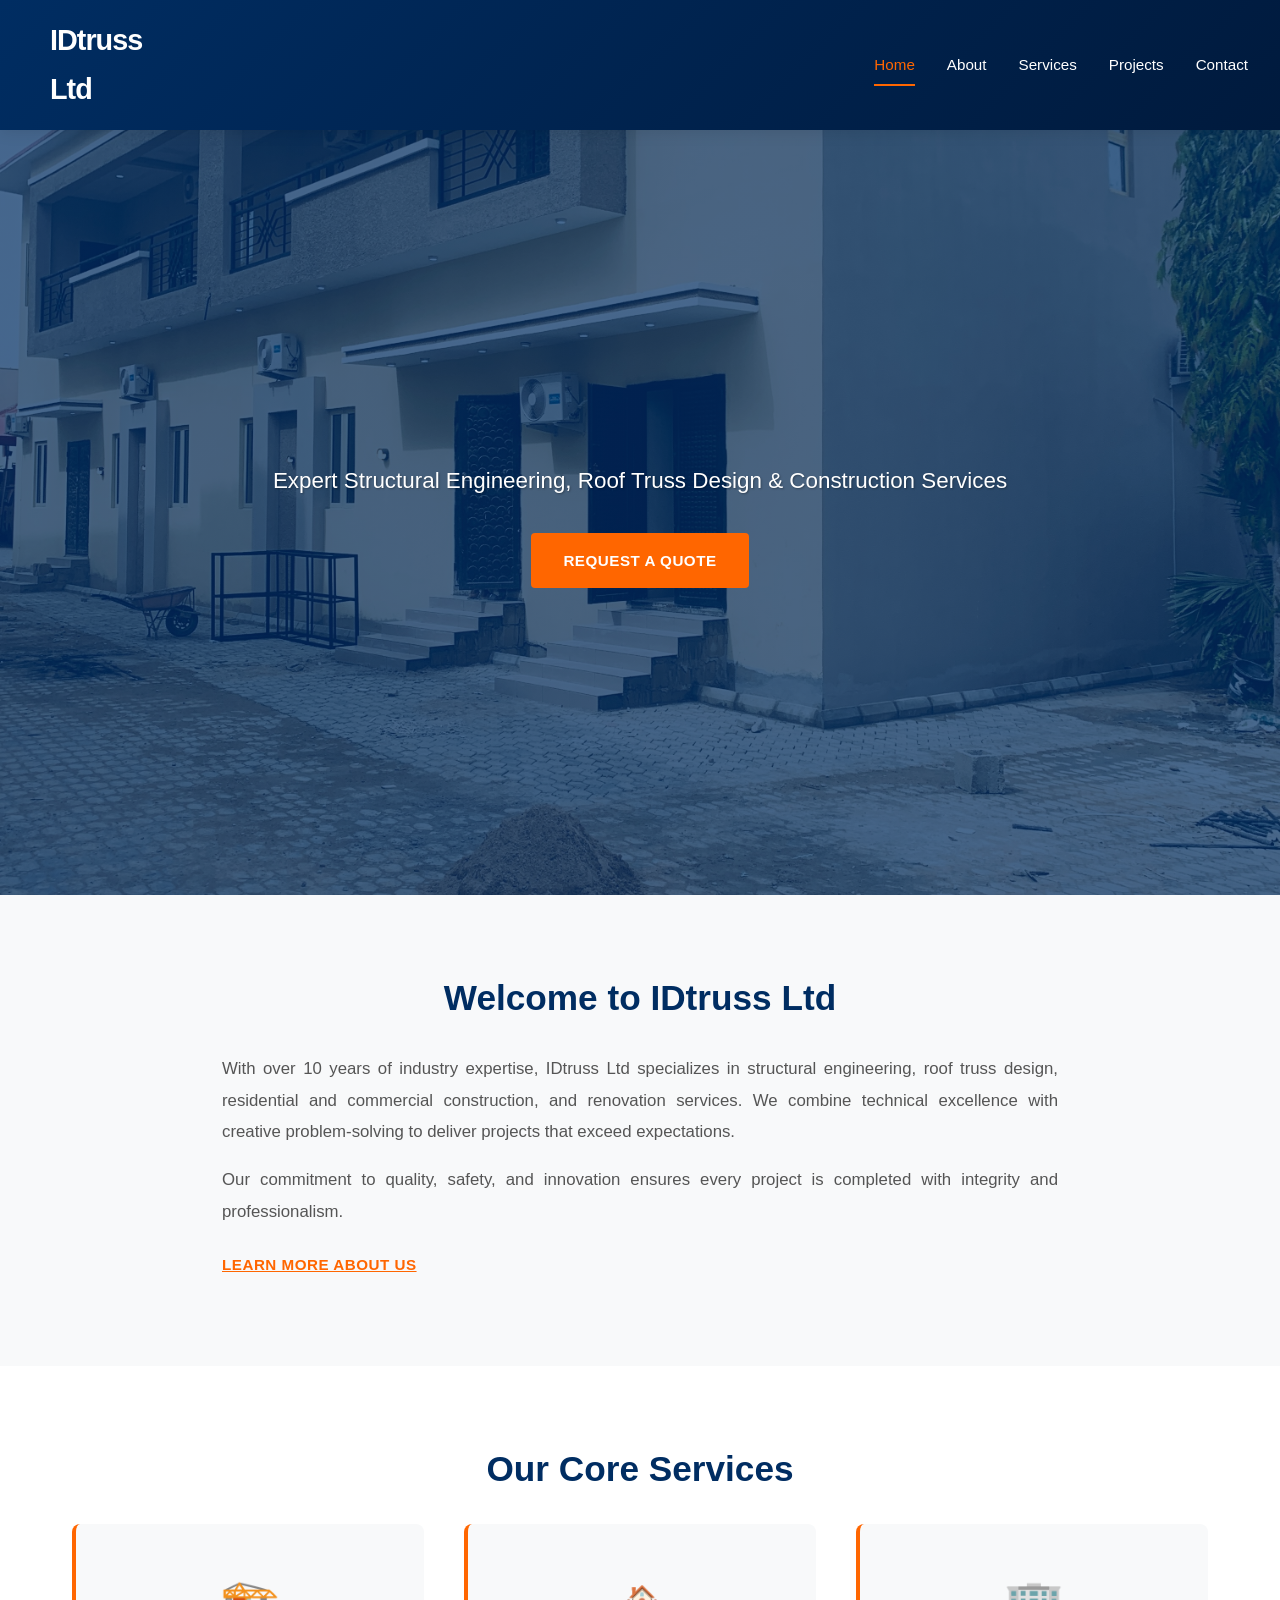
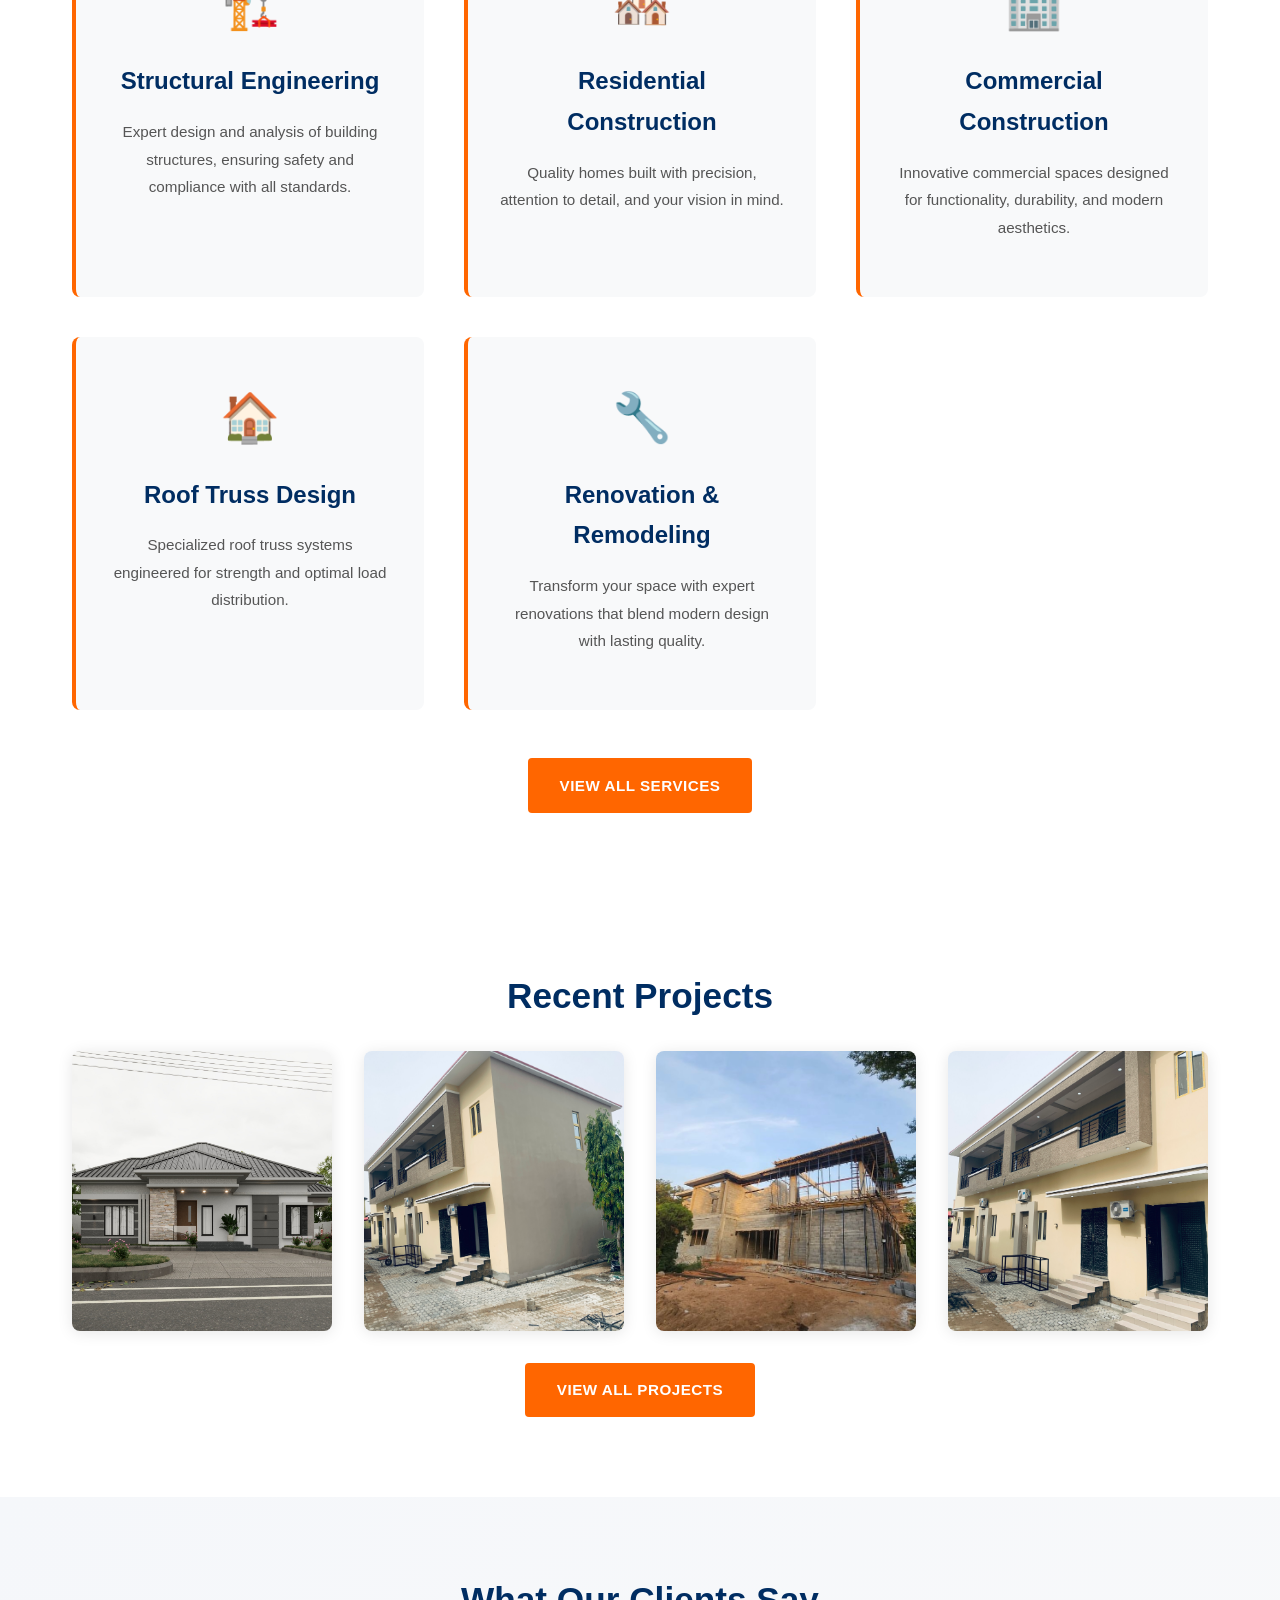
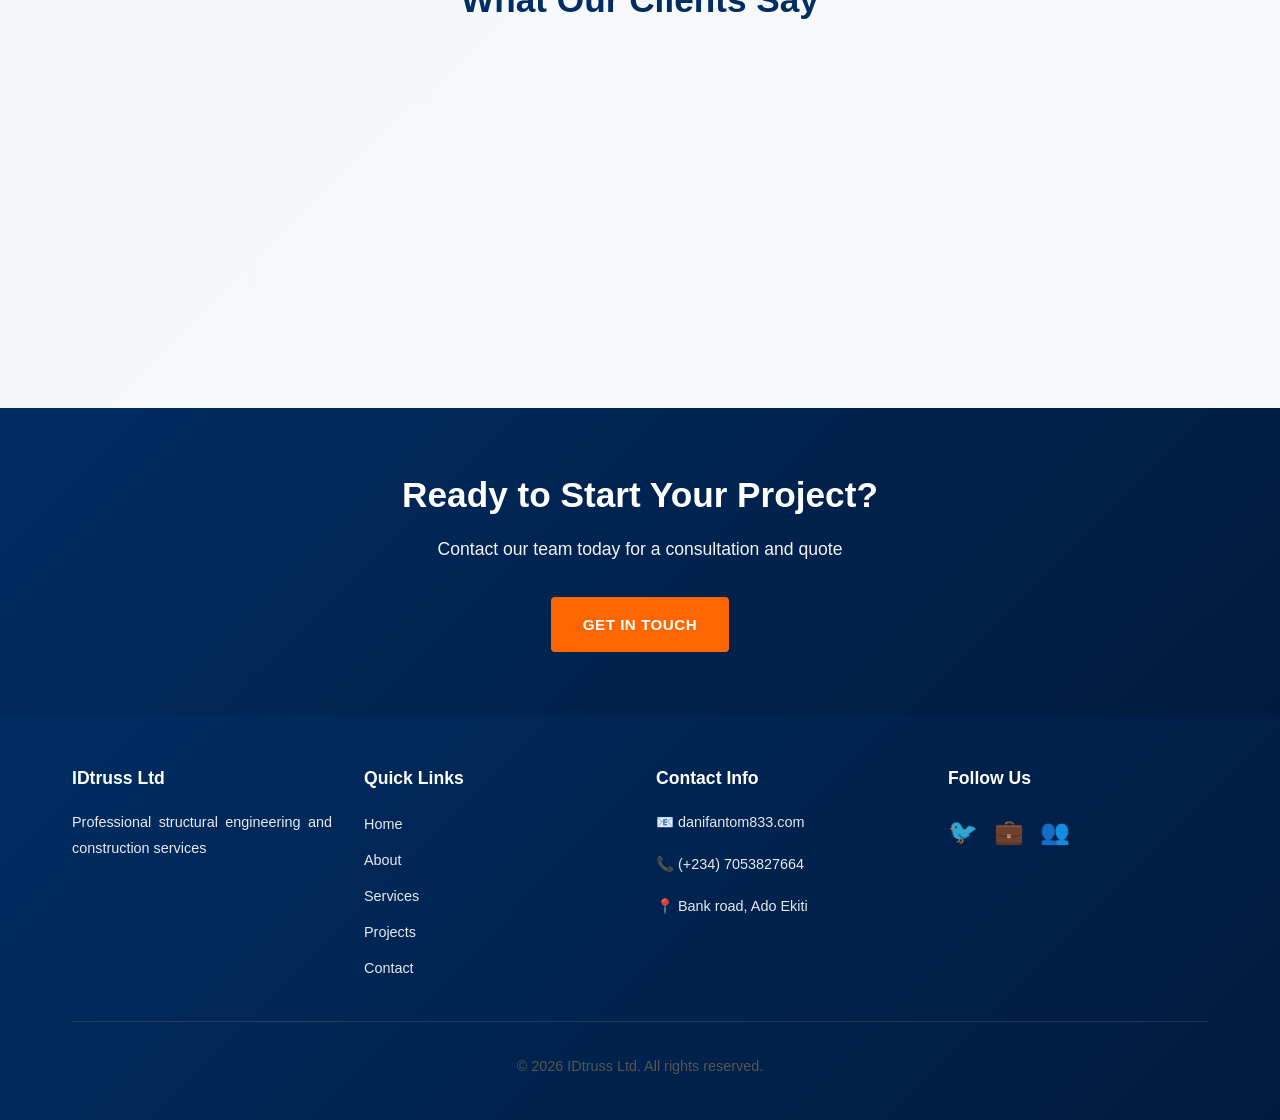
<file: index.html>
<!DOCTYPE html>
<html lang="en">
<head>
  <meta charset="UTF-8">
  <meta name="viewport" content="width=device-width, initial-scale=1.0">
  <meta name="description" content="IDtruss Ltd - Professional structural engineering, roof truss design, and construction services for residential and commercial projects.">
  <meta name="keywords" content="structural engineering, roof truss design, construction, residential, commercial, renovation">
  <meta name="author" content="IDtruss Ltd">
  <meta property="og:title" content="IDtruss Ltd - Construction & Structural Engineering">
  <meta property="og:description" content="Expert structural engineering and construction services for residential and commercial projects.">
  <meta property="og:type" content="website">
  <title>IDtruss Ltd | Structural Engineering & Construction Services</title>
  <link rel="stylesheet" href="style.css">
</head>
<body>
  <header class="navbar">
    <div class="logo">
        <span class="logo-icon"></span> IDtruss Ltd
    </div>
    <nav class="nav-links">
      <a href="index.html" class="active">Home</a>
      <a href="about.html">About</a>
      <a href="services.html">Services</a>
      <a href="projects.html">Projects</a>
      <a href="contact.html">Contact</a>
    </nav>
    <div class="nav-toggle">☰</div>
  </header>

  <section class="hero">
    <div class="hero-overlay"></div>
    <div class="hero-content">
      <h1>Building Strong Foundations for the Future</h1>
      <p>Expert Structural Engineering, Roof Truss Design & Construction Services</p>
      <a href="contact.html" class="btn btn-primary">Request a Quote</a>
    </div>
  </section>

  <section class="intro">
    <div class="container">
      <div class="intro-content">
        <h2>Welcome to IDtruss Ltd</h2>
        <p>With over 10 years of industry expertise, IDtruss Ltd specializes in structural engineering, roof truss design, residential and commercial construction, and renovation services. We combine technical excellence with creative problem-solving to deliver projects that exceed expectations.</p>
        <p>Our commitment to quality, safety, and innovation ensures every project is completed with integrity and professionalism.</p>
        <a href="about.html" class="btn btn-secondary">Learn More About Us</a>
      </div>
    </div>
  </section>

  <section class="services-preview">
    <div class="container">
      <h2>Our Core Services</h2>
      <div class="services-grid">
        <div class="service-card">
          <div class="service-icon">🏗️</div>
          <h3>Structural Engineering</h3>
          <p>Expert design and analysis of building structures, ensuring safety and compliance with all standards.</p>
        </div>
        <div class="service-card">
          <div class="service-icon">🏘️</div>
          <h3>Residential Construction</h3>
          <p>Quality homes built with precision, attention to detail, and your vision in mind.</p>
        </div>
        <div class="service-card">
          <div class="service-icon">🏢</div>
          <h3>Commercial Construction</h3>
          <p>Innovative commercial spaces designed for functionality, durability, and modern aesthetics.</p>
        </div>
        <div class="service-card">
          <div class="service-icon">🏠</div>
          <h3>Roof Truss Design</h3>
          <p>Specialized roof truss systems engineered for strength and optimal load distribution.</p>
        </div>
        <div class="service-card">
          <div class="service-icon">🔧</div>
          <h3>Renovation & Remodeling</h3>
          <p>Transform your space with expert renovations that blend modern design with lasting quality.</p>
        </div>
      </div>
      <div class="text-center">
        <a href="services.html" class="btn btn-primary">View All Services</a>
      </div>
    </div>
  </section>

  <section class="projects-preview">
    <div class="container">
      <h2>Recent Projects</h2>
      <div class="project-grid">
        <div class="project-item">
          <img src="IMG_3360.JPG" alt="Urban Residential Construction Project">
          <div class="project-overlay">
            <h4>Urban Residence</h4>
            <p>Modern residential building with sustainable design</p>
          </div>
        </div>
        <div class="project-item">
          <img src="IMG_1916.jpg" alt="Multipurpose Hall Structural Design">
          <div class="project-overlay">
            <h4>Multipurpose Hall</h4>
            <p>Large-span structural space with advanced engineering</p>
          </div>
        </div>
        <div class="project-item">
          <img src="IMG_5732.jpg" alt="Corporate Plaza Commercial Construction">
          <div class="project-overlay">
            <h4>Corporate Plaza</h4>
            <p>State-of-the-art office space for modern businesses</p>
          </div>
        </div>
        <div class="project-item">
          <img src="IMG_1917.jpg" alt="Residential Renovation Project">
          <div class="project-overlay">
            <h4>Home Renovation</h4>
            <p>Complete renovation transforming a traditional home</p>
          </div>
        </div>
      </div>
      <div class="text-center">
        <a href="projects.html" class="btn btn-primary">View All Projects</a>
      </div>
    </div>
  </section>

  <section class="testimonials">
    <div class="container">
      <h2>What Our Clients Say</h2>
      <div class="testimonials-grid">
        <div class="testimonial-card">
          <p>"IDtruss transformed our vision into reality with professionalism and care. The team exceeded our expectations on every front."</p>
          <div class="testimonial-author">
            <strong>Emily R.</strong>
            <span>Homeowner</span>
          </div>
        </div>
        <div class="testimonial-card">
          <p>"Their structural design expertise saved us significant time and money, while achieving a beautiful and functional result."</p>
          <div class="testimonial-author">
            <strong>Mike S.</strong>
            <span>Project Manager</span>
          </div>
        </div>
        <div class="testimonial-card">
          <p>"Outstanding craftsmanship and attention to detail. IDtruss Ltd delivered exactly what we envisioned and more."</p>
          <div class="testimonial-author">
            <strong>Sarah J.</strong>
            <span>Commercial Developer</span>
          </div>
        </div>
      </div>
    </div>
  </section>

  <section class="contact-cta">
    <div class="container">
      <h2>Ready to Start Your Project?</h2>
      <p>Contact our team today for a consultation and quote</p>
      <a href="contact.html" class="btn btn-primary">Get in Touch</a>
    </div>
  </section>

  <footer class="footer">
    <div class="container">
      <div class="footer-content">
        <div class="footer-section">
          <h4>IDtruss Ltd</h4>
          <p>Professional structural engineering and construction services</p>
        </div>
        <div class="footer-section">
          <h4>Quick Links</h4>
          <ul>
            <li><a href="index.html">Home</a></li>
            <li><a href="about.html">About</a></li>
            <li><a href="services.html">Services</a></li>
            <li><a href="projects.html">Projects</a></li>
            <li><a href="contact.html">Contact</a></li>
          </ul>
        </div>
        <div class="footer-section">
          <h4>Contact Info</h4>
          <p>📧 danifantom833.com</p>
          <p>📞 (+234) 7053827664</p>
          <p>📍 Bank road, Ado Ekiti</p>
        </div>
        <div class="footer-section">
          <h4>Follow Us</h4>
          <div class="social-links">
            <a href="#" title="Twitter">🐦</a>
            <a href="#" title="LinkedIn">💼</a>
            <a href="#" title="Facebook">👥</a>
          </div>
        </div>
      </div>
      <div class="footer-bottom">
        <p>&copy; 2026 IDtruss Ltd. All rights reserved.</p>
      </div>
    </div>
  </footer>

  <script src="script.js"></script>
</body>
</html>
</file>
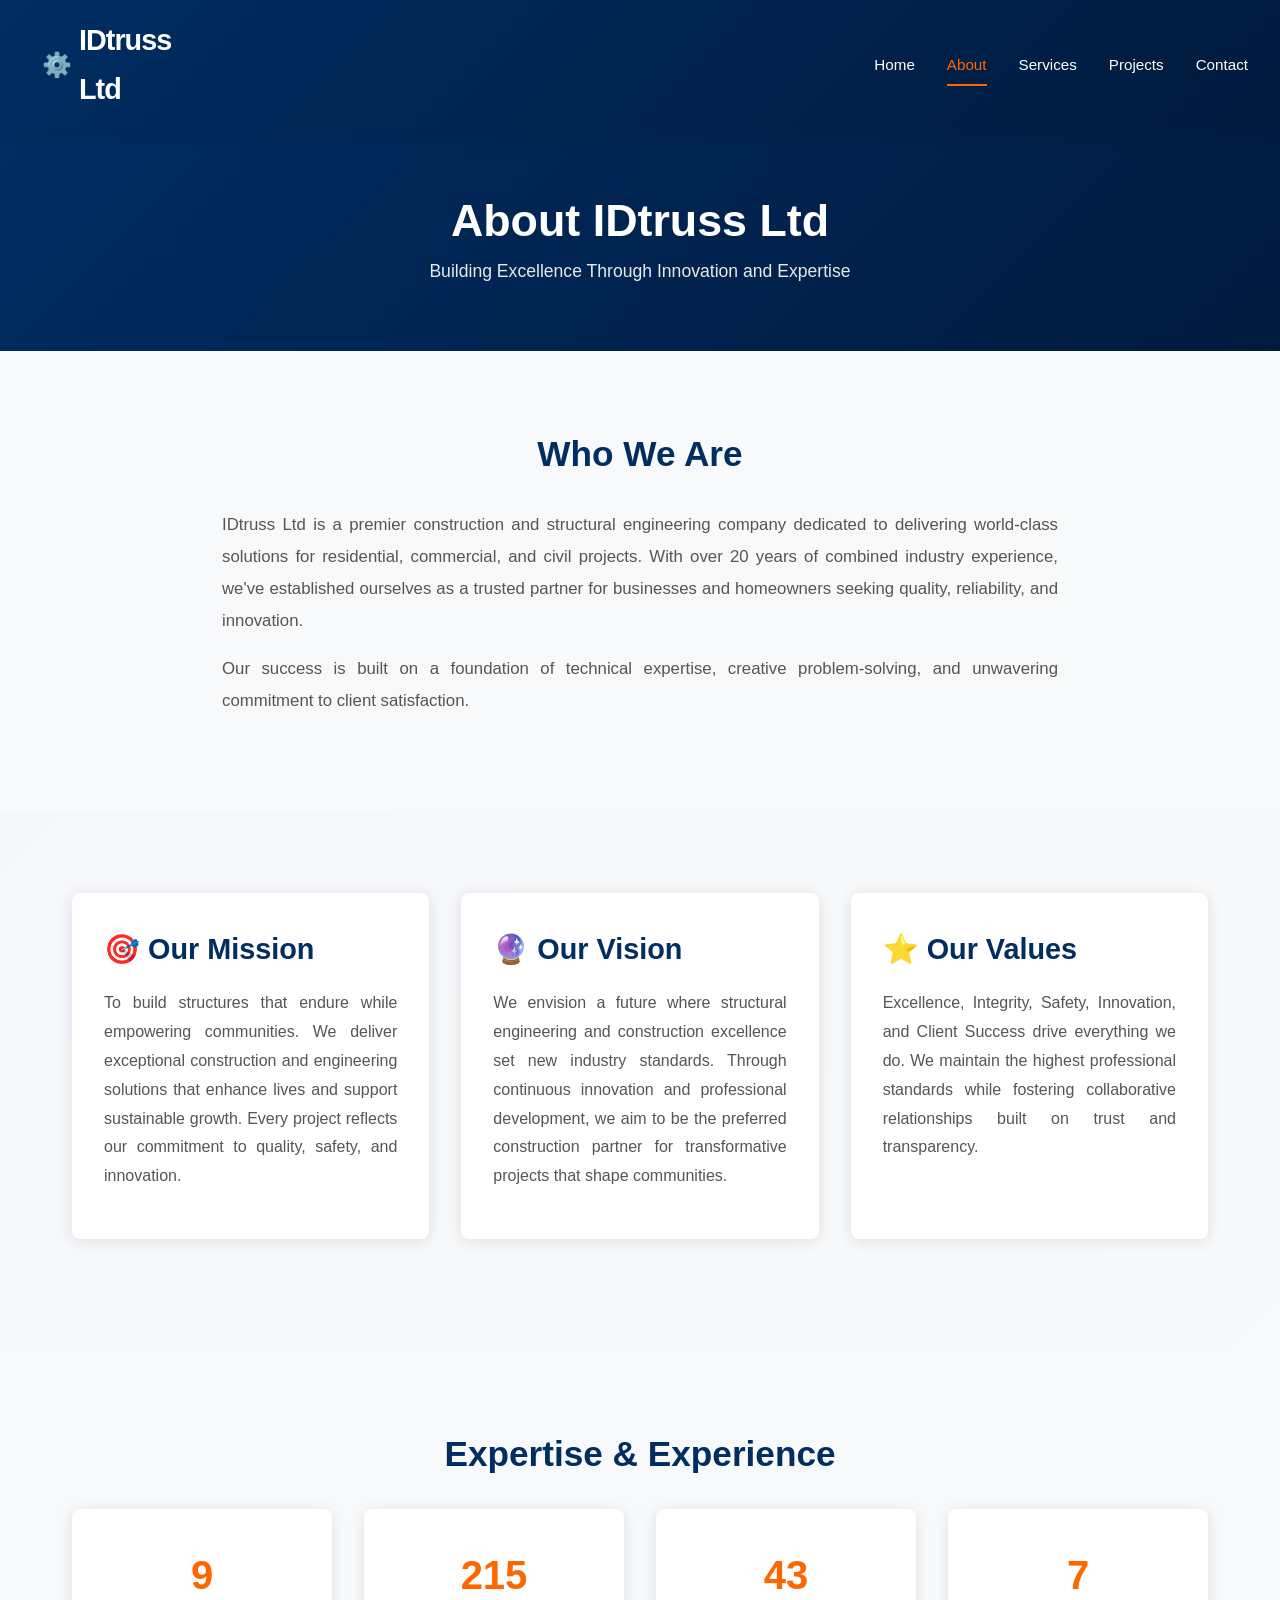
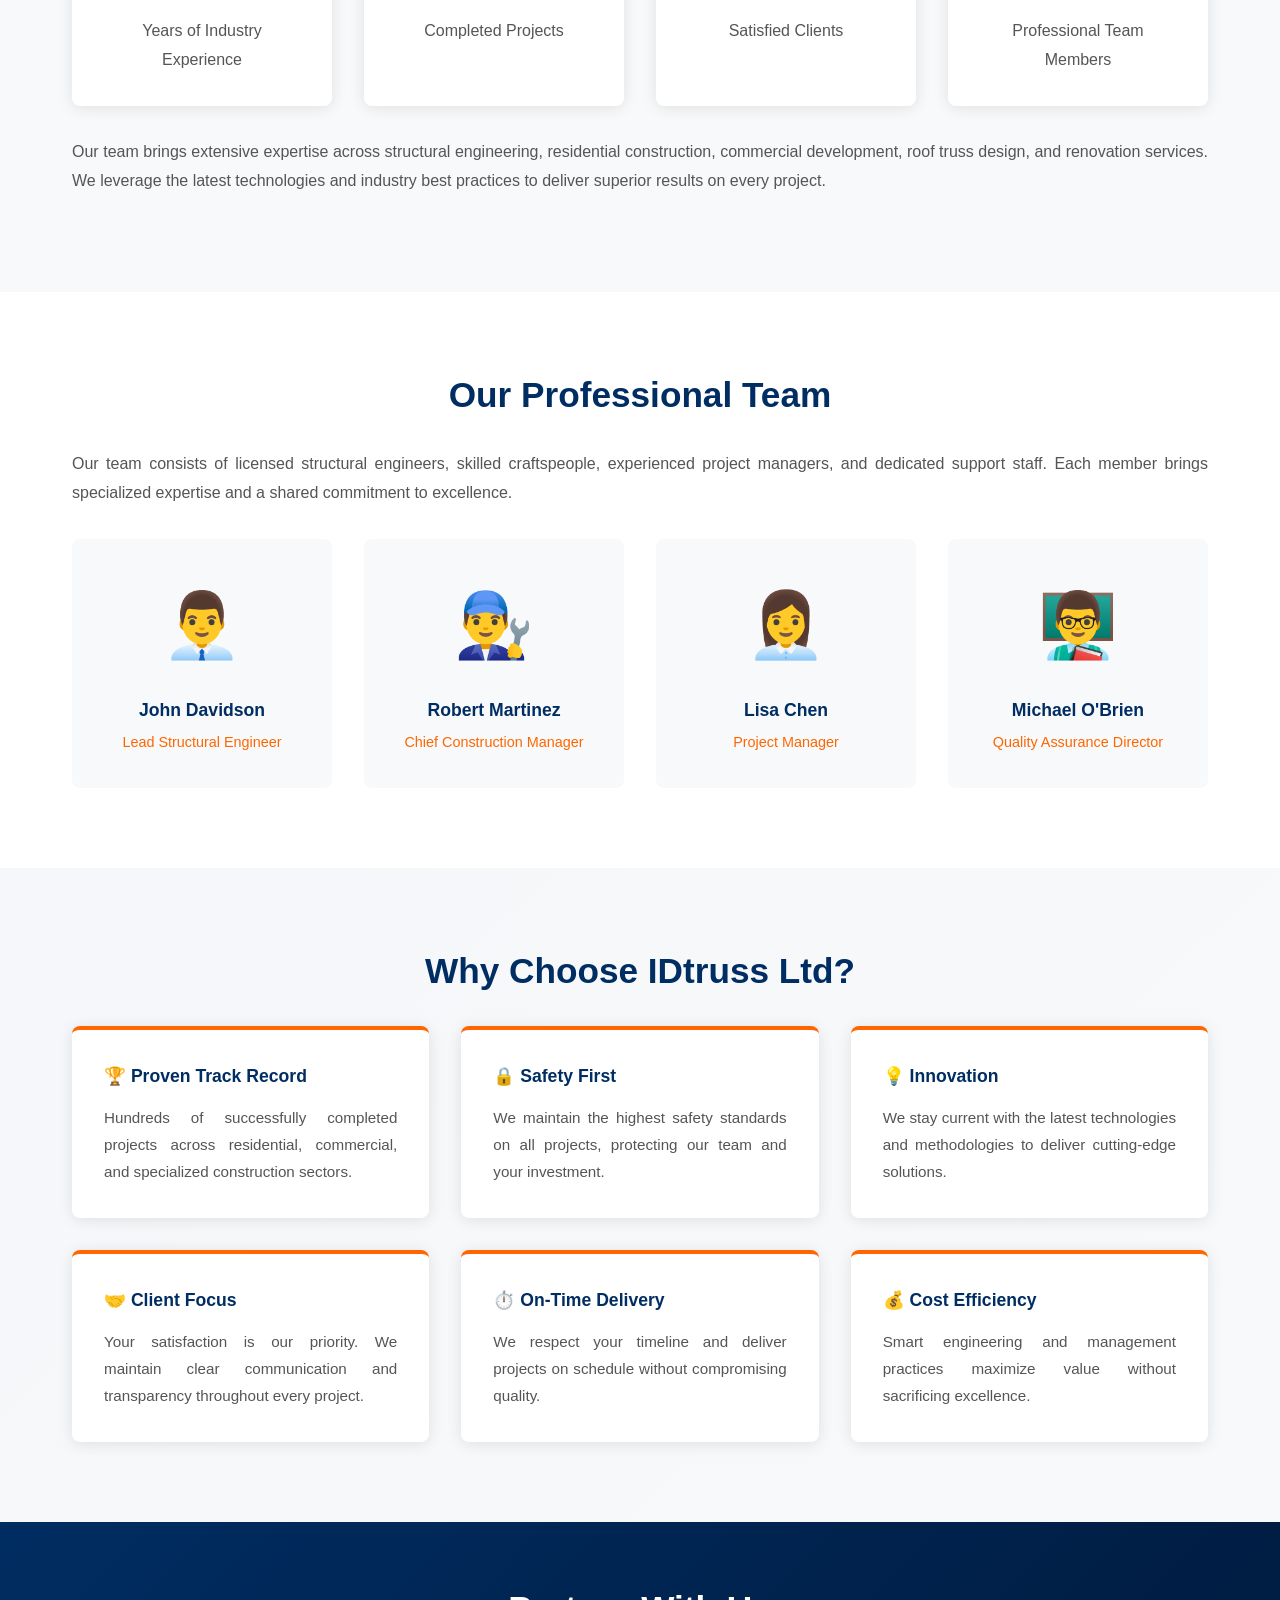
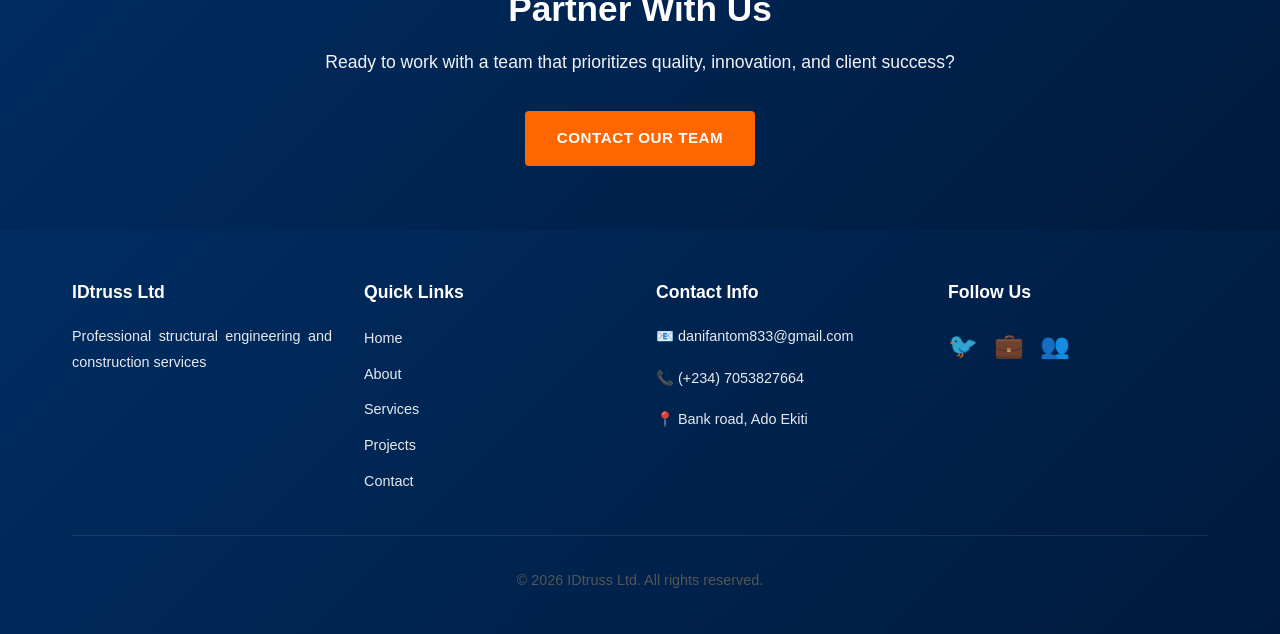
<file: about.html>
<!DOCTYPE html>
<html lang="en">
<head>
  <meta charset="UTF-8">
  <meta name="viewport" content="width=device-width, initial-scale=1.0">
  <meta name="description" content="Learn about IDtruss Ltd - a leading structural engineering and construction company with 20+ years of industry experience.">
  <meta name="keywords" content="about IDtruss, construction company, structural engineering, professional team">
  <title>About IDtruss Ltd | Structural Engineering & Construction Experience</title>
  <link rel="stylesheet" href="style.css">
</head>
<body>
  <header class="navbar">
    <div class="logo">
      <span class="logo-icon">⚙️</span> IDtruss Ltd
    </div>
    <nav class="nav-links">
      <a href="index.html">Home</a>
      <a href="about.html" class="active">About</a>
      <a href="services.html">Services</a>
      <a href="projects.html">Projects</a>
      <a href="contact.html">Contact</a>
    </nav>
    <div class="nav-toggle">☰</div>
  </header>

  <section class="page-header">
    <div class="container">
      <h1>About IDtruss Ltd</h1>
      <p>Building Excellence Through Innovation and Expertise</p>
    </div>
  </section>

  <section class="about-intro">
    <div class="container">
      <h2>Who We Are</h2>
      <p>IDtruss Ltd is a premier construction and structural engineering company dedicated to delivering world-class solutions for residential, commercial, and civil projects. With over 20 years of combined industry experience, we've established ourselves as a trusted partner for businesses and homeowners seeking quality, reliability, and innovation.</p>
      <p>Our success is built on a foundation of technical expertise, creative problem-solving, and unwavering commitment to client satisfaction.</p>
    </div>
  </section>

  <section class="mission-vision">
    <div class="container">
      <div class="mission-grid">
        <div class="mission-card">
          <h3>🎯 Our Mission</h3>
          <p>To build structures that endure while empowering communities. We deliver exceptional construction and engineering solutions that enhance lives and support sustainable growth. Every project reflects our commitment to quality, safety, and innovation.</p>
        </div>
        <div class="mission-card">
          <h3>🔮 Our Vision</h3>
          <p>We envision a future where structural engineering and construction excellence set new industry standards. Through continuous innovation and professional development, we aim to be the preferred construction partner for transformative projects that shape communities.</p>
        </div>
        <div class="mission-card">
          <h3>⭐ Our Values</h3>
          <p>Excellence, Integrity, Safety, Innovation, and Client Success drive everything we do. We maintain the highest professional standards while fostering collaborative relationships built on trust and transparency.</p>
        </div>
      </div>
    </div>
  </section>

  <section class="experience">
    <div class="container">
      <h2>Expertise & Experience</h2>
      <div class="experience-grid">
        <div class="experience-card">
          <div class="experience-number">20+</div>
          <p>Years of Industry Experience</p>
        </div>
        <div class="experience-card">
          <div class="experience-number">500+</div>
          <p>Completed Projects</p>
        </div>
        <div class="experience-card">
          <div class="experience-number">100+</div>
          <p>Satisfied Clients</p>
        </div>
        <div class="experience-card">
          <div class="experience-number">15</div>
          <p>Professional Team Members</p>
        </div>
      </div>
      <p>Our team brings extensive expertise across structural engineering, residential construction, commercial development, roof truss design, and renovation services. We leverage the latest technologies and industry best practices to deliver superior results on every project.</p>
    </div>
  </section>

  <section class="team">
    <div class="container">
      <h2>Our Professional Team</h2>
      <p>Our team consists of licensed structural engineers, skilled craftspeople, experienced project managers, and dedicated support staff. Each member brings specialized expertise and a shared commitment to excellence.</p>
      <div class="team-grid">
        <div class="team-member">
          <div class="member-avatar">👨‍💼</div>
          <h4>John Davidson</h4>
          <p>Lead Structural Engineer</p>
        </div>
        <div class="team-member">
          <div class="member-avatar">👨‍🔧</div>
          <h4>Robert Martinez</h4>
          <p>Chief Construction Manager</p>
        </div>
        <div class="team-member">
          <div class="member-avatar">👩‍💼</div>
          <h4>Lisa Chen</h4>
          <p>Project Manager</p>
        </div>
        <div class="team-member">
          <div class="member-avatar">👨‍🏫</div>
          <h4>Michael O'Brien</h4>
          <p>Quality Assurance Director</p>
        </div>
      </div>
    </div>
  </section>

  <section class="why-choose-us">
    <div class="container">
      <h2>Why Choose IDtruss Ltd?</h2>
      <div class="benefits-grid">
        <div class="benefit-item">
          <h4>🏆 Proven Track Record</h4>
          <p>Hundreds of successfully completed projects across residential, commercial, and specialized construction sectors.</p>
        </div>
        <div class="benefit-item">
          <h4>🔒 Safety First</h4>
          <p>We maintain the highest safety standards on all projects, protecting our team and your investment.</p>
        </div>
        <div class="benefit-item">
          <h4>💡 Innovation</h4>
          <p>We stay current with the latest technologies and methodologies to deliver cutting-edge solutions.</p>
        </div>
        <div class="benefit-item">
          <h4>🤝 Client Focus</h4>
          <p>Your satisfaction is our priority. We maintain clear communication and transparency throughout every project.</p>
        </div>
        <div class="benefit-item">
          <h4>⏱️ On-Time Delivery</h4>
          <p>We respect your timeline and deliver projects on schedule without compromising quality.</p>
        </div>
        <div class="benefit-item">
          <h4>💰 Cost Efficiency</h4>
          <p>Smart engineering and management practices maximize value without sacrificing excellence.</p>
        </div>
      </div>
    </div>
  </section>

  <section class="contact-cta">
    <div class="container">
      <h2>Partner With Us</h2>
      <p>Ready to work with a team that prioritizes quality, innovation, and client success?</p>
      <a href="contact.html" class="btn btn-primary">Contact Our Team</a>
    </div>
  </section>

  <footer class="footer">
    <div class="container">
      <div class="footer-content">
        <div class="footer-section">
          <h4>IDtruss Ltd</h4>
          <p>Professional structural engineering and construction services</p>
        </div>
        <div class="footer-section">
          <h4>Quick Links</h4>
          <ul>
            <li><a href="index.html">Home</a></li>
            <li><a href="about.html">About</a></li>
            <li><a href="services.html">Services</a></li>
            <li><a href="projects.html">Projects</a></li>
            <li><a href="contact.html">Contact</a></li>
          </ul>
        </div>
        <div class="footer-section">
          <h4>Contact Info</h4>
          <p>📧 danifantom833@gmail.com</p>
          <p>📞 (+234) 7053827664</p>
          <p>📍 Bank road, Ado Ekiti</p>
        </div>
        <div class="footer-section">
          <h4>Follow Us</h4>
          <div class="social-links">
            <a href="#" title="Twitter">🐦</a>
            <a href="#" title="LinkedIn">💼</a>
            <a href="#" title="Facebook">👥</a>
          </div>
        </div>
      </div>
      <div class="footer-bottom">
        <p>&copy; 2026 IDtruss Ltd. All rights reserved.</p>
      </div>
    </div>
  </footer>

  <script src="script.js"></script>
</body>
</html>
</file>
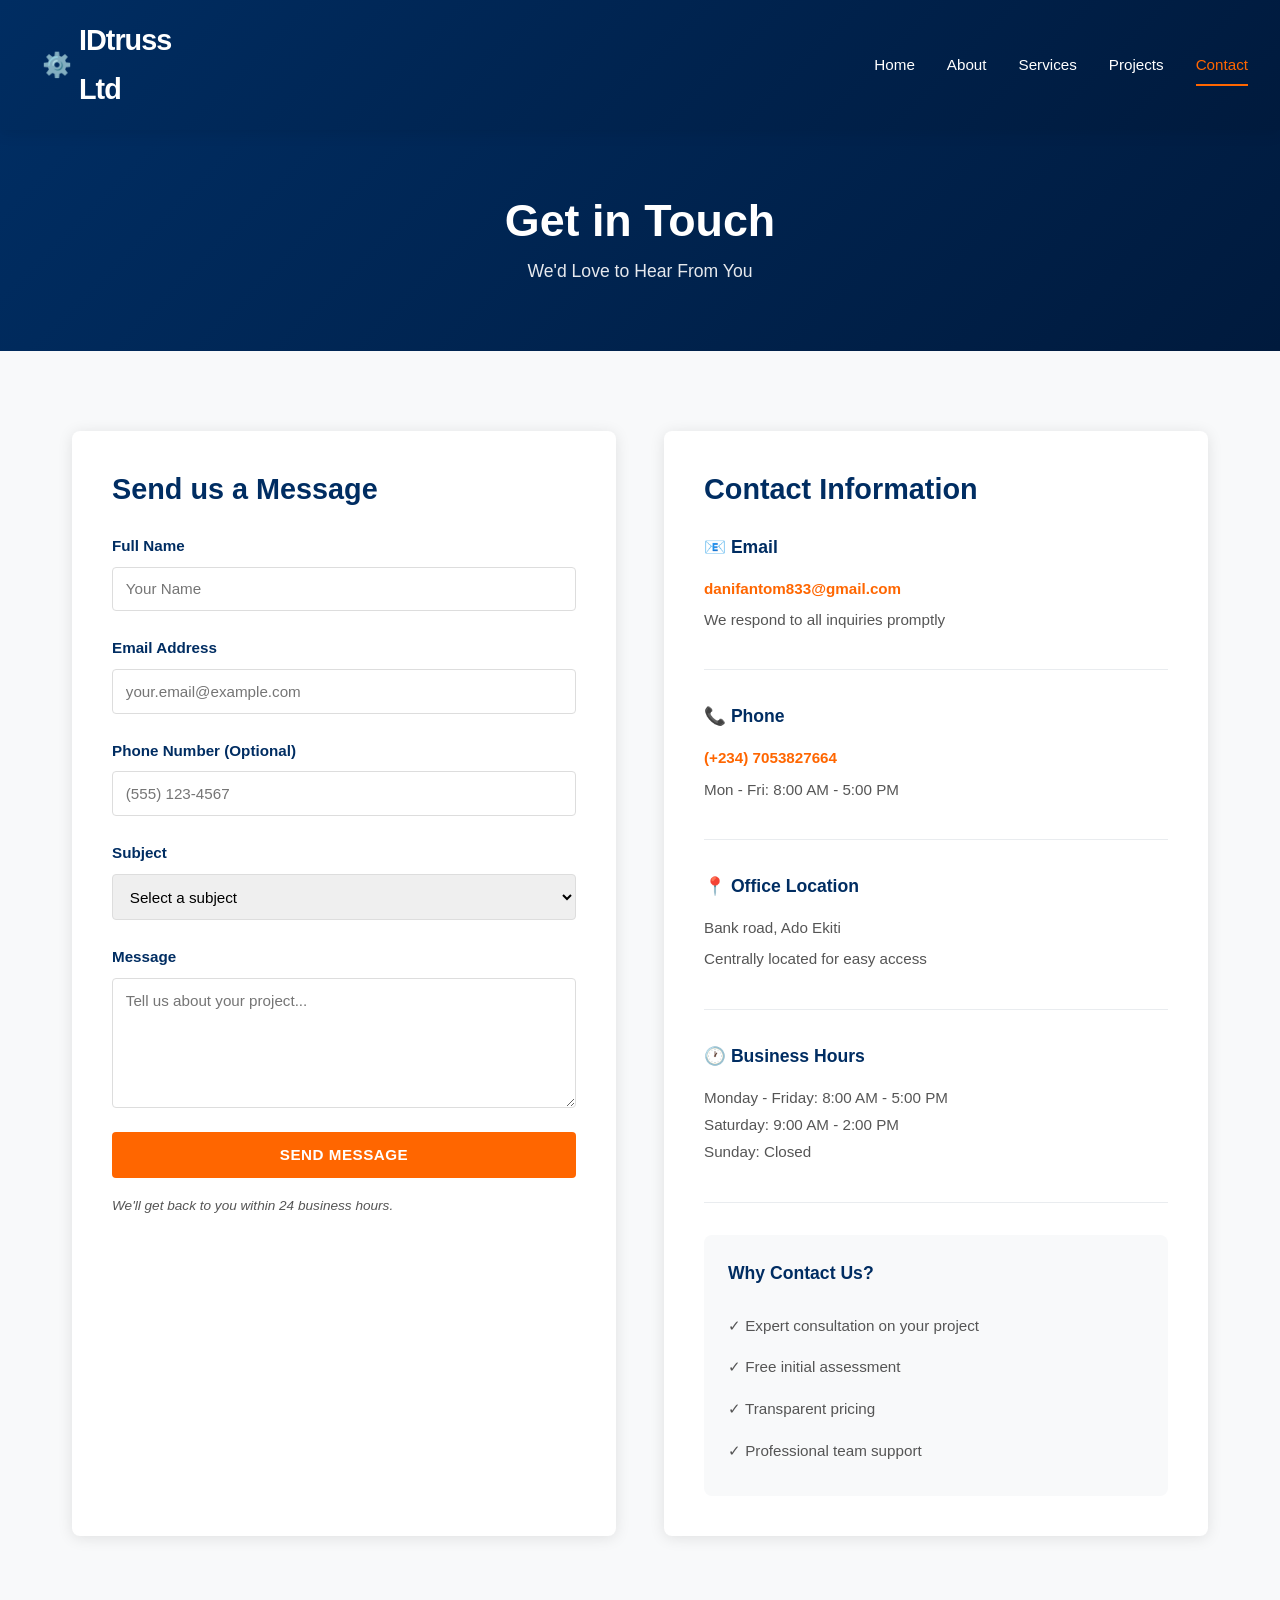
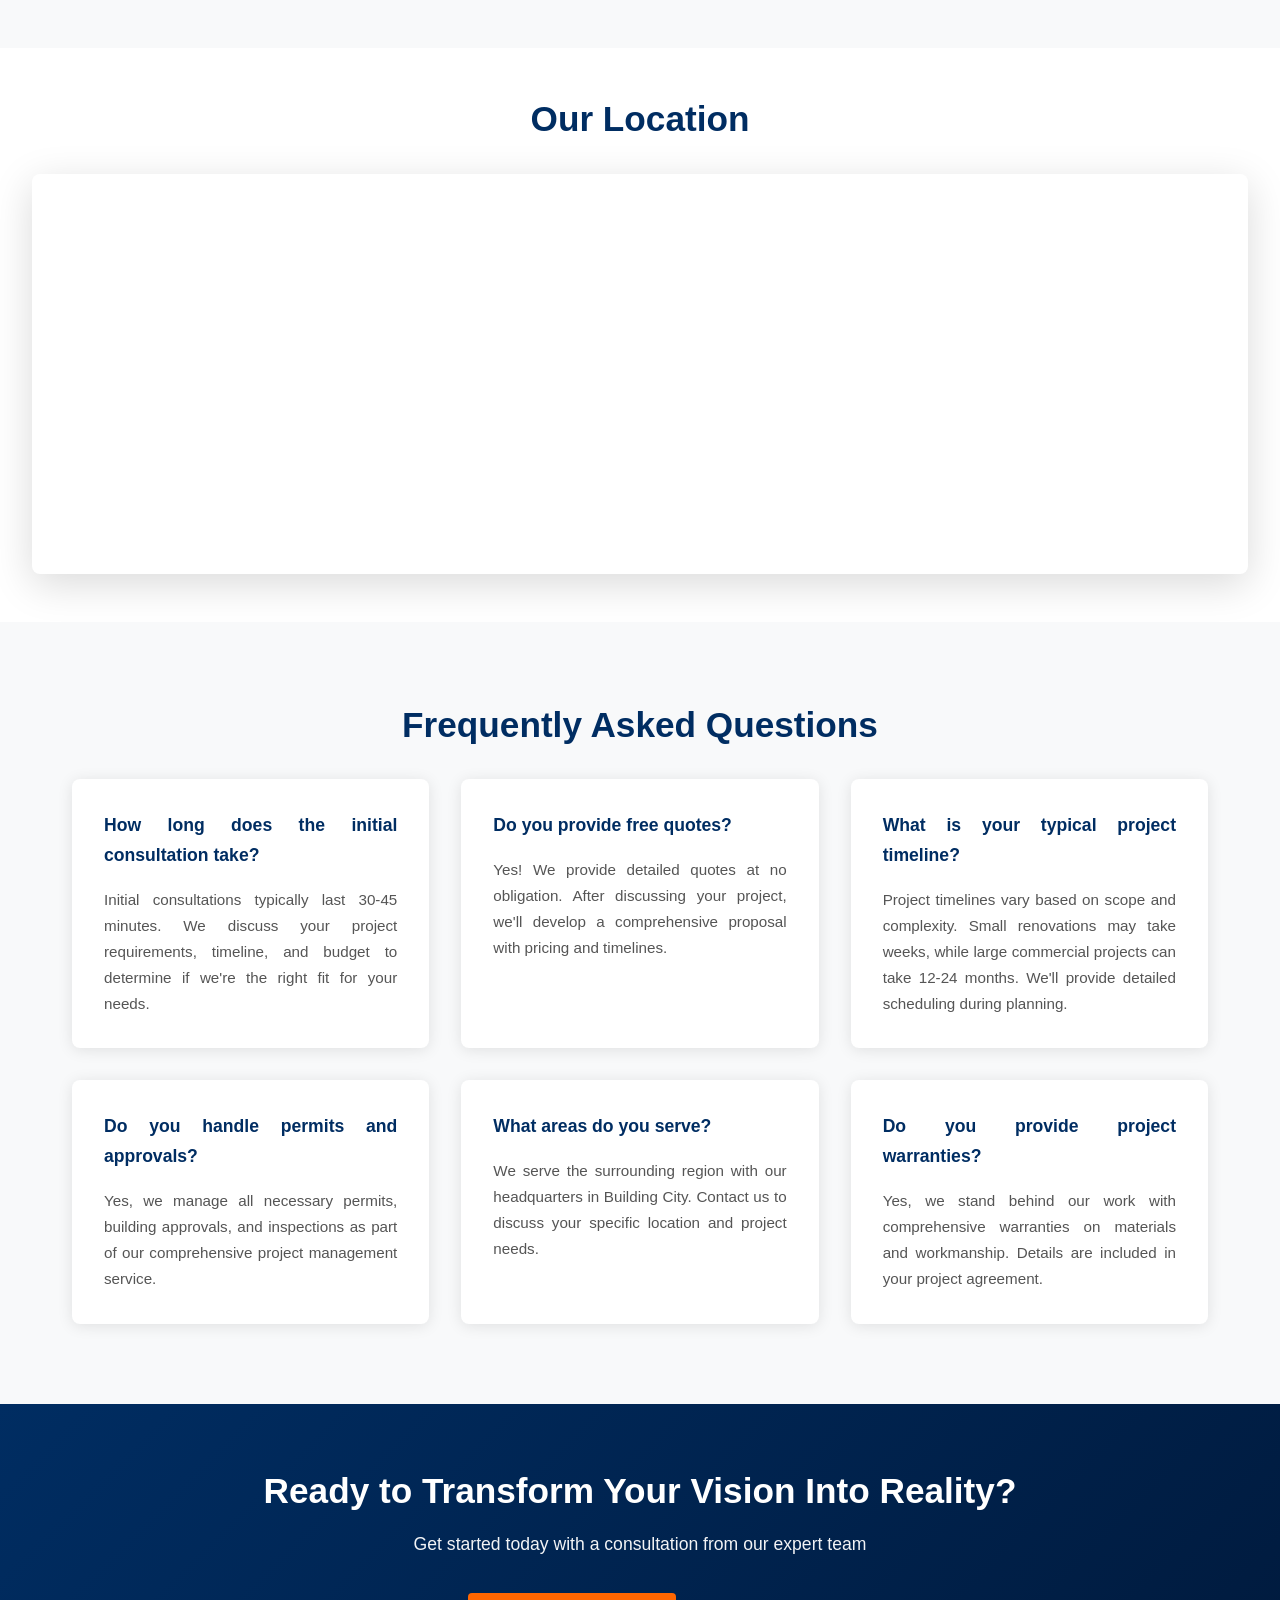
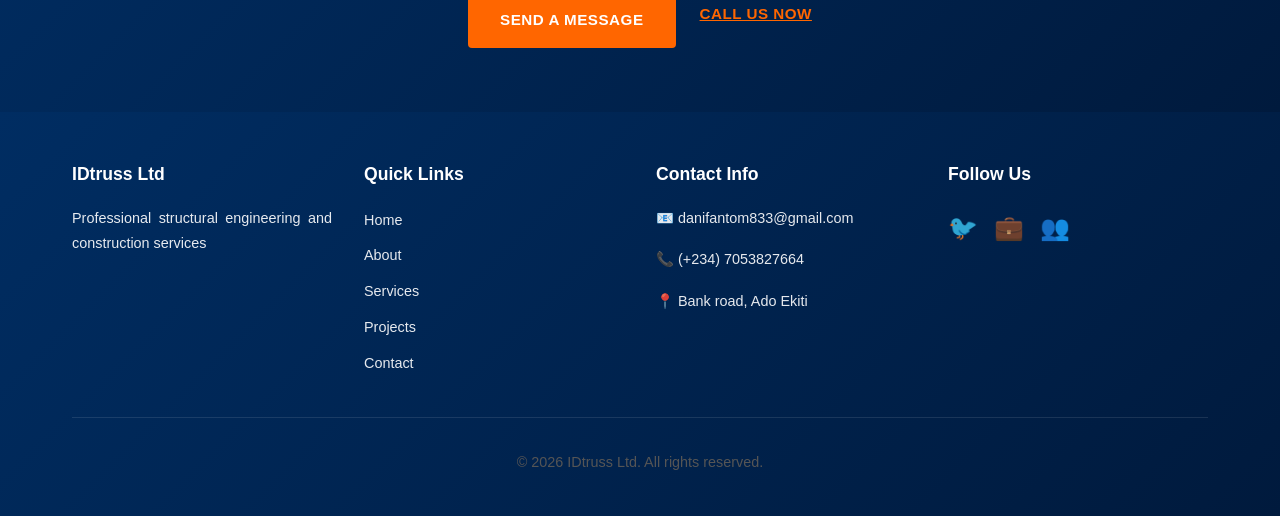
<file: contact.html>
<!DOCTYPE html>
<html lang="en">
<head>
  <meta charset="UTF-8">
  <meta name="viewport" content="width=device-width, initial-scale=1.0">
  <meta name="description" content="Contact IDtruss Ltd - Get in touch for construction and structural engineering services. Phone, email, contact form, and office location.">
  <meta name="keywords" content="contact, IDtruss, construction company, structural engineering, phone, email">
  <title>Contact Us | IDtruss Ltd | Construction & Engineering</title>
  <link rel="stylesheet" href="style.css">
</head>
<body>
  <header class="navbar">
    <div class="logo">
      <span class="logo-icon">⚙️</span> IDtruss Ltd
    </div>
    <nav class="nav-links">
      <a href="index.html">Home</a>
      <a href="about.html">About</a>
      <a href="services.html">Services</a>
      <a href="projects.html">Projects</a>
      <a href="contact.html" class="active">Contact</a>
    </nav>
    <div class="nav-toggle">☰</div>
  </header>

  <section class="page-header">
    <div class="container">
      <h1>Get in Touch</h1>
      <p>We'd Love to Hear From You</p>
    </div>
  </section>

  <section class="contact-section">
    <div class="container">
      <div class="contact-grid">
        <div class="contact-form-wrapper">
          <h2>Send us a Message</h2>
          <form class="contact-form" id="contactForm" method="POST" action="https://formspree.io/f/xyzqwerty">
            <div class="form-group">
              <label for="name">Full Name</label>
              <input type="text" id="name" name="name" required placeholder="Your Name">
            </div>

            <div class="form-group">
              <label for="email">Email Address</label>
              <input type="email" id="email" name="email" required placeholder="your.email@example.com">
            </div>

            <div class="form-group">
              <label for="phone">Phone Number (Optional)</label>
              <input type="tel" id="phone" name="phone" placeholder="(555) 123-4567">
            </div>

            <div class="form-group">
              <label for="subject">Subject</label>
              <select id="subject" name="subject" required>
                <option value="">Select a subject</option>
                <option value="Structural Engineering">Structural Engineering Inquiry</option>
                <option value="Residential Construction">Residential Construction</option>
                <option value="Commercial Construction">Commercial Construction</option>
                <option value="Roof Truss Design">Roof Truss Design</option>
                <option value="Renovation">Renovation & Remodeling</option>
                <option value="General Inquiry">General Inquiry</option>
              </select>
            </div>

            <div class="form-group">
              <label for="message">Message</label>
              <textarea id="message" name="message" rows="6" required placeholder="Tell us about your project..."></textarea>
            </div>

            <button type="submit" class="btn btn-primary">Send Message</button>
          </form>
          <p class="form-note">We'll get back to you within 24 business hours.</p>
        </div>

        <div class="contact-info-wrapper">
          <h2>Contact Information</h2>
          
          <div class="contact-info-box">
            <h4>📧 Email</h4>
            <p><a href="mailto:danifantom833@gmail.com">danifantom833@gmail.com</a></p>
            <p class="secondary">We respond to all inquiries promptly</p>
          </div>

          <div class="contact-info-box">
            <h4>📞 Phone</h4>
            <p><a href="tel:+2347053827664">(+234) 7053827664</a></p>
            <p class="secondary">Mon - Fri: 8:00 AM - 5:00 PM</p>
          </div>

          <div class="contact-info-box">
            <h4>📍 Office Location</h4>
            <p>Bank road, Ado Ekiti</p>
            <p class="secondary">Centrally located for easy access</p>
          </div>

          <div class="contact-info-box">
            <h4>🕐 Business Hours</h4>
            <p>Monday - Friday: 8:00 AM - 5:00 PM<br>Saturday: 9:00 AM - 2:00 PM<br>Sunday: Closed</p>
          </div>

          <div class="contact-cta-small">
            <h4>Why Contact Us?</h4>
            <ul>
              <li>✓ Expert consultation on your project</li>
              <li>✓ Free initial assessment</li>
              <li>✓ Transparent pricing</li>
              <li>✓ Professional team support</li>
            </ul>
          </div>
        </div>
      </div>
    </div>
  </section>

  <section class="map-section">
    <h2>Our Location</h2>
    <div class="map-container">
      <iframe src="https://www.google.com/maps/embed?pb=!1m18!1m12!1m3!1d3954.4883001389658!2d5.205424710849369!3d7.630517792353412!2m3!1f0!2f0!3f0!3m2!1i1024!2i768!4f13.1!3m3!1m2!1s0x1047fb8fbc3fe729%3A0x4e5df6f0e8e7afcb!2sBank%20Road%20%EF%B8%8F%20Market%2C%20Ado%20Ekiti!5e0!3m2!1sen!2sng!4v1773244278618!5m2!1sen!2sng" width="600" height="450" style="border:0;" allowfullscreen="" loading="lazy" referrerpolicy="no-referrer-when-downgrade"></iframe>" width="100%" height="400" style="border:0;" allowfullscreen="" loading="lazy" referrerpolicy="no-referrer-when-downgrade"></iframe>
    </div>
  </section>

  <section class="faq-section">
    <div class="container">
      <h2>Frequently Asked Questions</h2>
      <div class="faq-grid">
        <div class="faq-item">
          <h4>How long does the initial consultation take?</h4>
          <p>Initial consultations typically last 30-45 minutes. We discuss your project requirements, timeline, and budget to determine if we're the right fit for your needs.</p>
        </div>
        <div class="faq-item">
          <h4>Do you provide free quotes?</h4>
          <p>Yes! We provide detailed quotes at no obligation. After discussing your project, we'll develop a comprehensive proposal with pricing and timelines.</p>
        </div>
        <div class="faq-item">
          <h4>What is your typical project timeline?</h4>
          <p>Project timelines vary based on scope and complexity. Small renovations may take weeks, while large commercial projects can take 12-24 months. We'll provide detailed scheduling during planning.</p>
        </div>
        <div class="faq-item">
          <h4>Do you handle permits and approvals?</h4>
          <p>Yes, we manage all necessary permits, building approvals, and inspections as part of our comprehensive project management service.</p>
        </div>
        <div class="faq-item">
          <h4>What areas do you serve?</h4>
          <p>We serve the surrounding region with our headquarters in Building City. Contact us to discuss your specific location and project needs.</p>
        </div>
        <div class="faq-item">
          <h4>Do you provide project warranties?</h4>
          <p>Yes, we stand behind our work with comprehensive warranties on materials and workmanship. Details are included in your project agreement.</p>
        </div>
      </div>
    </div>
  </section>

  <section class="contact-cta">
    <div class="container">
      <h2>Ready to Transform Your Vision Into Reality?</h2>
      <p>Get started today with a consultation from our expert team</p>
      <div class="cta-buttons">
        <a href="#contactForm" class="btn btn-primary">Send a Message</a>
        <a href="tel:+15551234567" class="btn btn-secondary">Call Us Now</a>
      </div>
    </div>
  </section>

  <footer class="footer">
    <div class="container">
      <div class="footer-content">
        <div class="footer-section">
          <h4>IDtruss Ltd</h4>
          <p>Professional structural engineering and construction services</p>
        </div>
        <div class="footer-section">
          <h4>Quick Links</h4>
          <ul>
            <li><a href="index.html">Home</a></li>
            <li><a href="about.html">About</a></li>
            <li><a href="services.html">Services</a></li>
            <li><a href="projects.html">Projects</a></li>
            <li><a href="contact.html">Contact</a></li>
          </ul>
        </div>
        <div class="footer-section">
          <h4>Contact Info</h4>
          <p>📧 danifantom833@gmail.com</p>
          <p>📞 (+234) 7053827664</p>
          <p>📍 Bank road, Ado Ekiti</p>
        </div>
        <div class="footer-section">
          <h4>Follow Us</h4>
          <div class="social-links">
            <a href="#" title="Twitter">🐦</a>
            <a href="#" title="LinkedIn">💼</a>
            <a href="#" title="Facebook">👥</a>
          </div>
        </div>
      </div>
      <div class="footer-bottom">
        <p>&copy; 2026 IDtruss Ltd. All rights reserved.</p>
      </div>
    </div>
  </footer>

  <script src="script.js"></script>
</body>
</html>
</file>
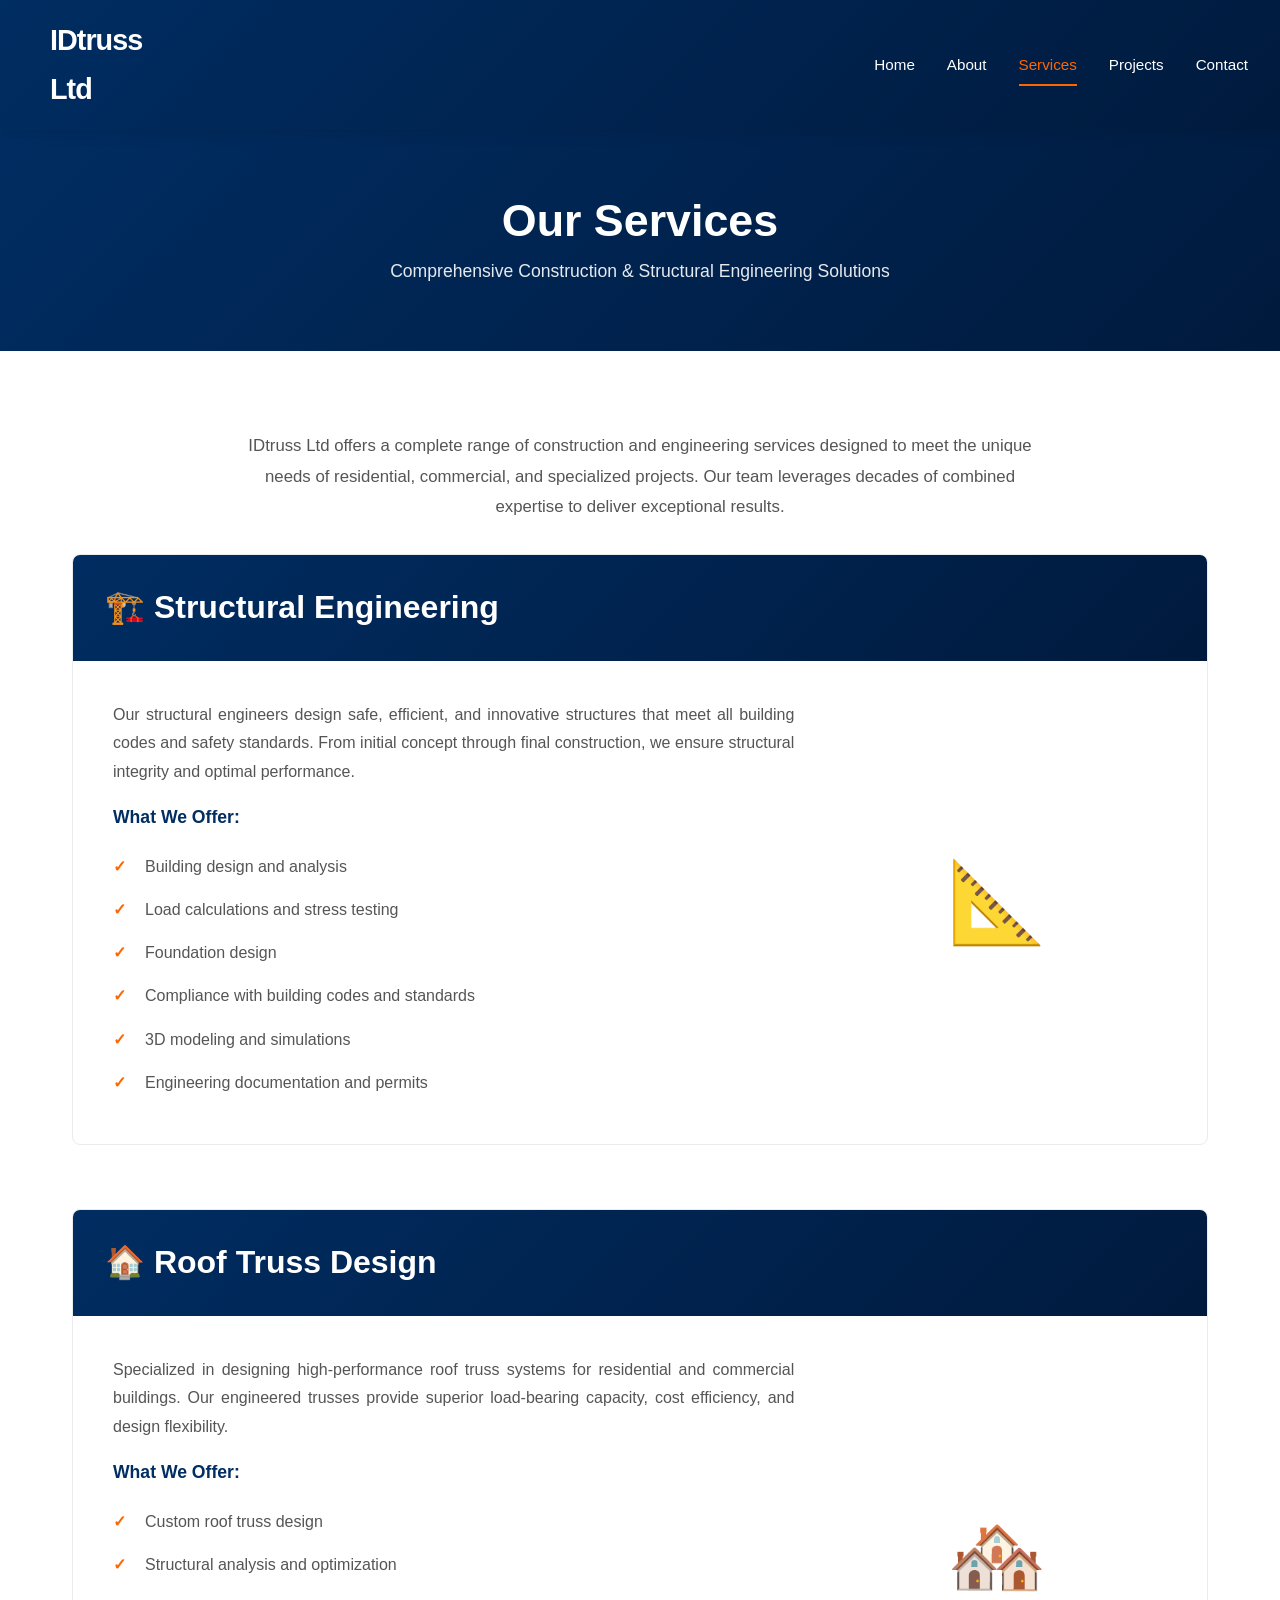
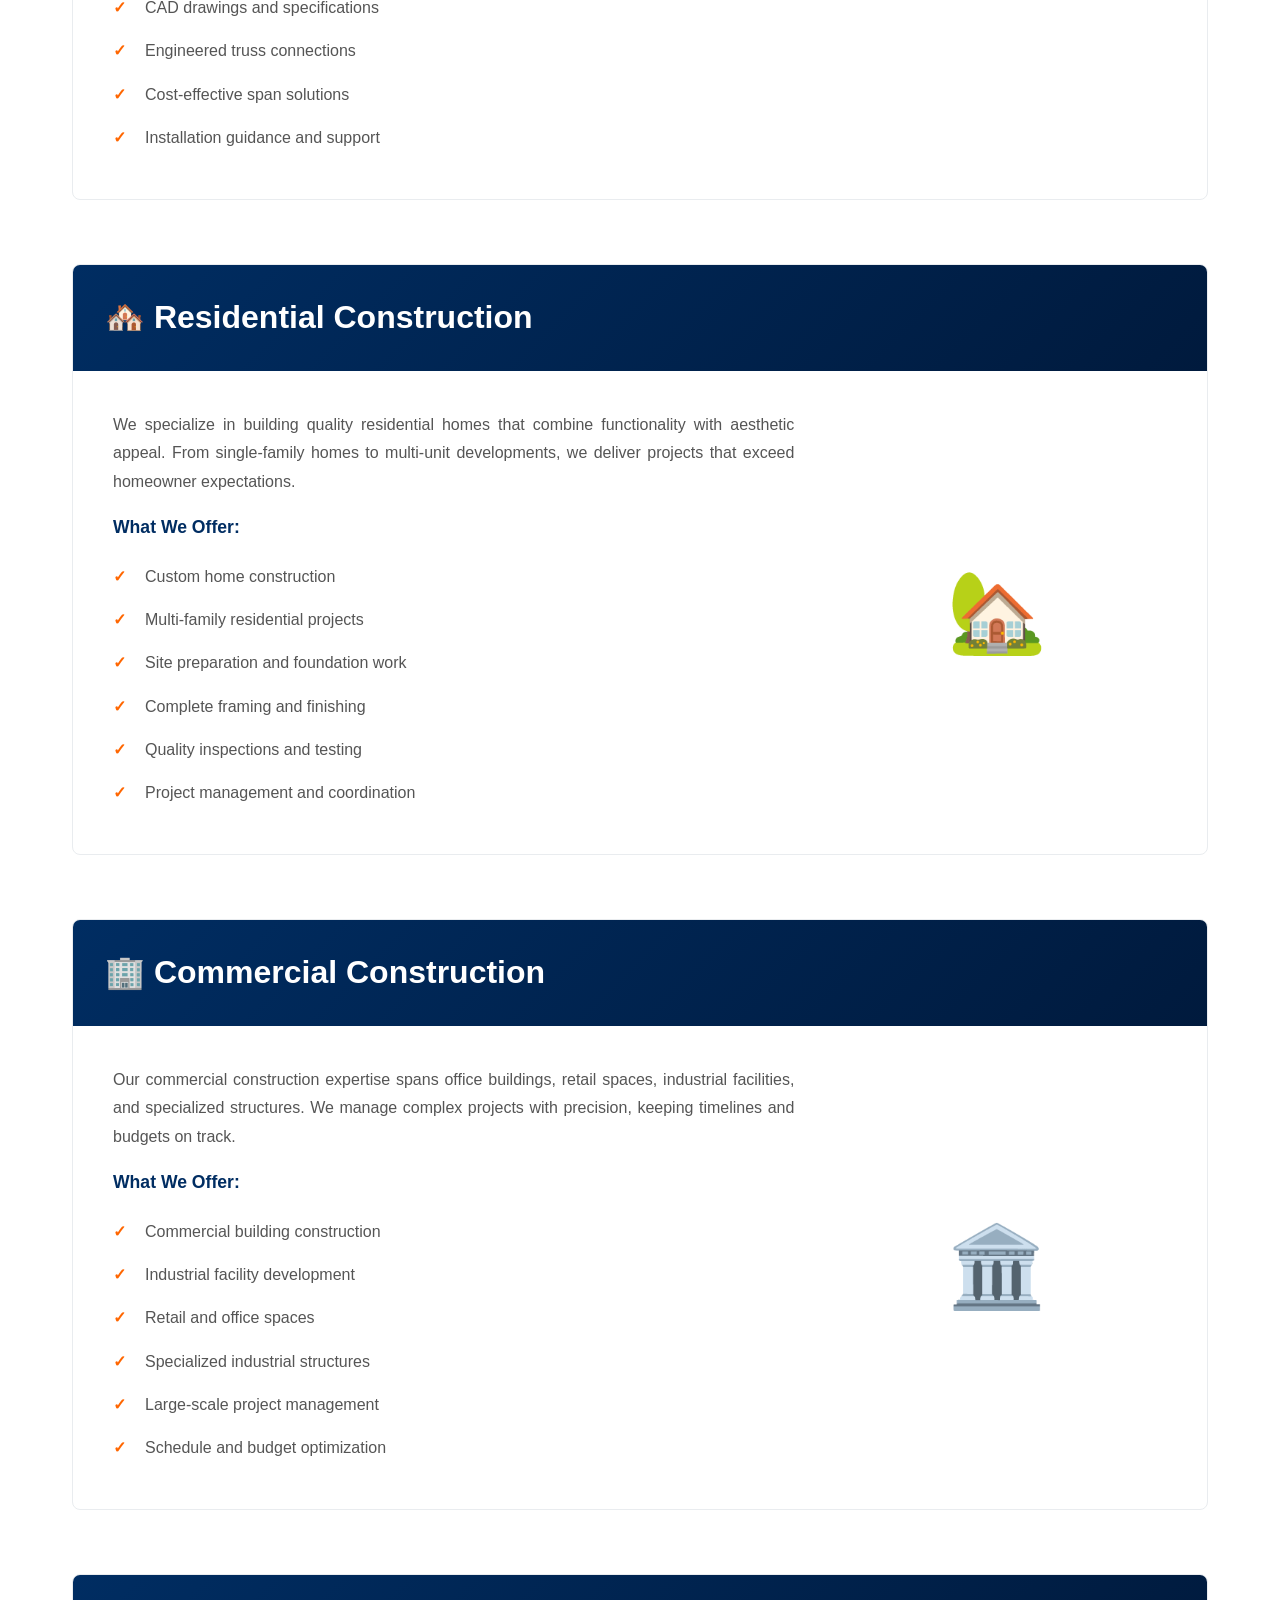
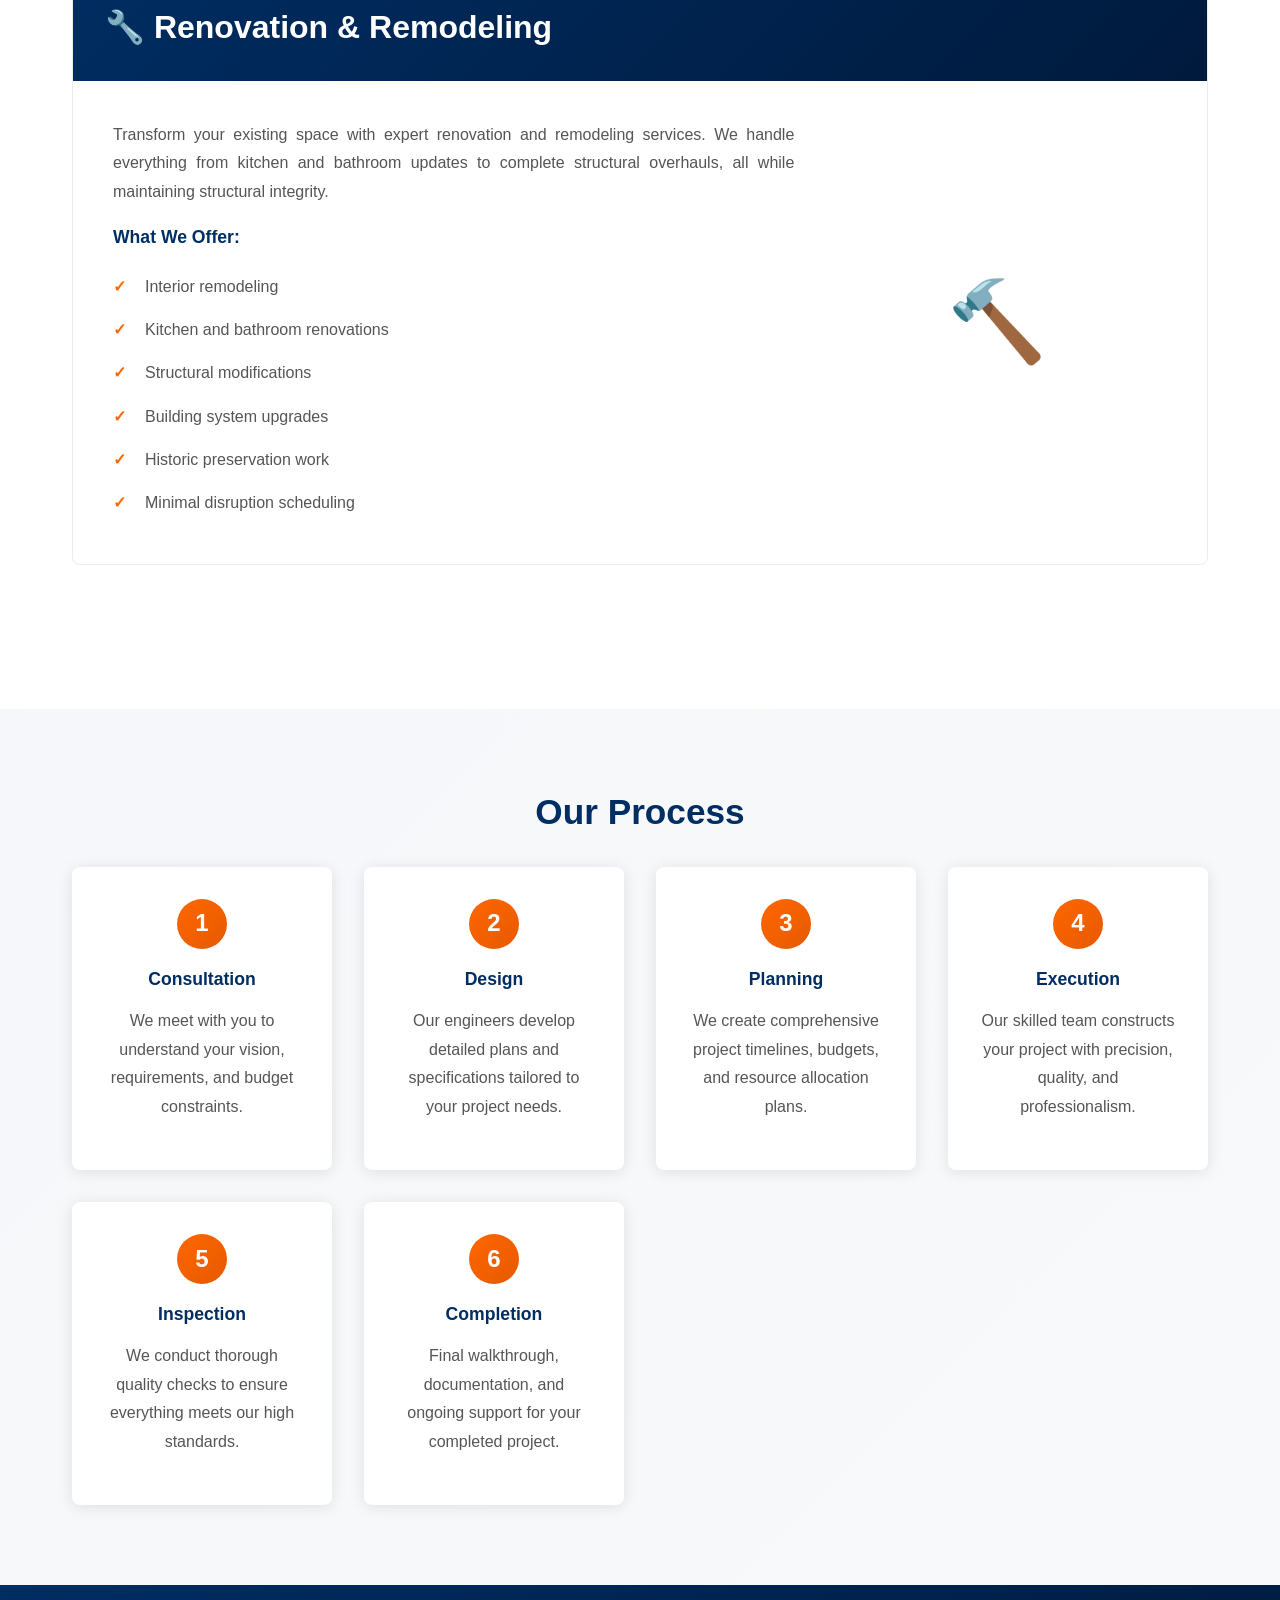
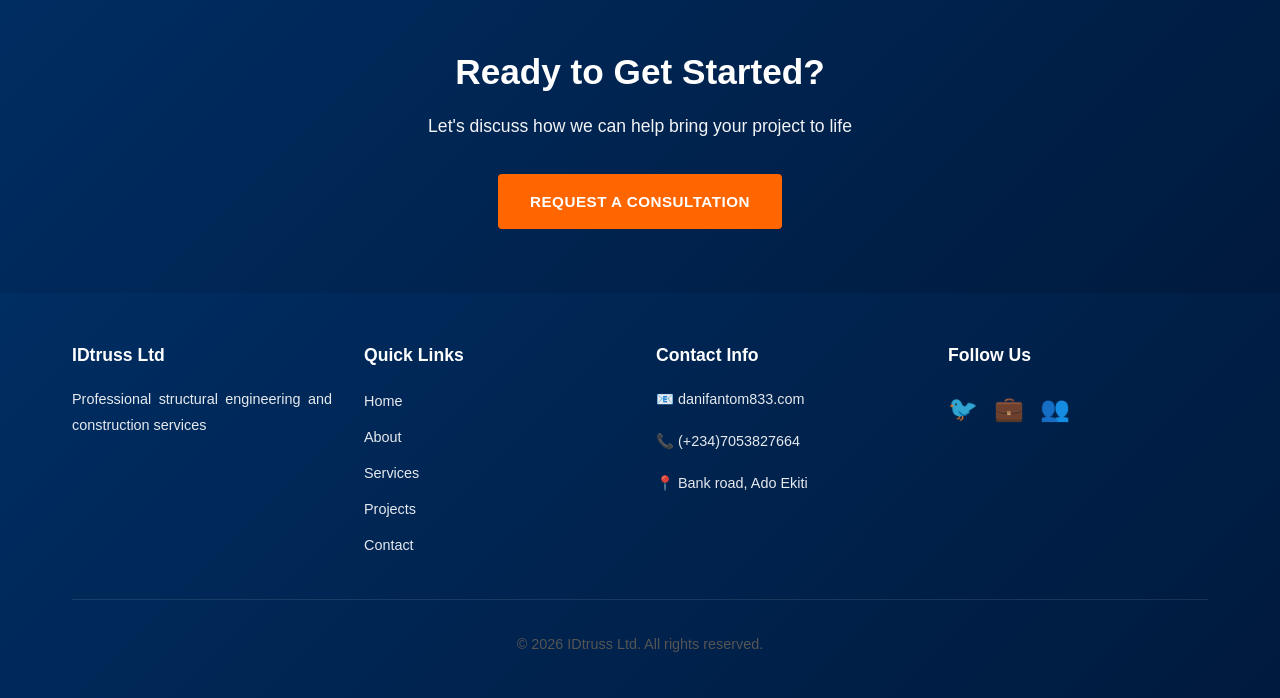
<file: services.html>
<!DOCTYPE html>
<html lang="en">
<head>
  <meta charset="UTF-8">
  <meta name="viewport" content="width=device-width, initial-scale=1.0">
  <meta name="description" content="IDtruss Ltd services - Structural engineering, roof truss design, residential & commercial construction, renovation services.">
  <meta name="keywords" content="structural engineering, roof truss design, construction services, renovation, residential, commercial">
  <title>Services | IDtruss Ltd | Construction & Engineering Solutions</title>
  <link rel="stylesheet" href="style.css">
</head>
<body>
  <header class="navbar">
    <div class="logo">
      <span class="logo-icon"></span> IDtruss Ltd
    </div>
    <nav class="nav-links">
      <a href="index.html">Home</a>
      <a href="about.html">About</a>
      <a href="services.html" class="active">Services</a>
      <a href="projects.html">Projects</a>
      <a href="contact.html">Contact</a>
    </nav>
    <div class="nav-toggle">☰</div>
  </header>

  <section class="page-header">
    <div class="container">
      <h1>Our Services</h1>
      <p>Comprehensive Construction & Structural Engineering Solutions</p>
    </div>
  </section>

  <section class="services-detailed">
    <div class="container">
      <p class="intro-text">IDtruss Ltd offers a complete range of construction and engineering services designed to meet the unique needs of residential, commercial, and specialized projects. Our team leverages decades of combined expertise to deliver exceptional results.</p>

      <div class="service-detail">
        <div class="service-detail-header">
          <h2>🏗️ Structural Engineering</h2>
        </div>
        <div class="service-detail-content">
          <div class="service-text">
            <p>Our structural engineers design safe, efficient, and innovative structures that meet all building codes and safety standards. From initial concept through final construction, we ensure structural integrity and optimal performance.</p>
            <h4>What We Offer:</h4>
            <ul>
              <li>Building design and analysis</li>
              <li>Load calculations and stress testing</li>
              <li>Foundation design</li>
              <li>Compliance with building codes and standards</li>
              <li>3D modeling and simulations</li>
              <li>Engineering documentation and permits</li>
            </ul>
          </div>
          <div class="service-image">📐</div>
        </div>
      </div>

      <div class="service-detail">
        <div class="service-detail-header">
          <h2>🏠 Roof Truss Design</h2>
        </div>
        <div class="service-detail-content">
          <div class="service-text">
            <p>Specialized in designing high-performance roof truss systems for residential and commercial buildings. Our engineered trusses provide superior load-bearing capacity, cost efficiency, and design flexibility.</p>
            <h4>What We Offer:</h4>
            <ul>
              <li>Custom roof truss design</li>
              <li>Structural analysis and optimization</li>
              <li>CAD drawings and specifications</li>
              <li>Engineered truss connections</li>
              <li>Cost-effective span solutions</li>
              <li>Installation guidance and support</li>
            </ul>
          </div>
          <div class="service-image">🏘️</div>
        </div>
      </div>

      <div class="service-detail">
        <div class="service-detail-header">
          <h2>🏘️ Residential Construction</h2>
        </div>
        <div class="service-detail-content">
          <div class="service-text">
            <p>We specialize in building quality residential homes that combine functionality with aesthetic appeal. From single-family homes to multi-unit developments, we deliver projects that exceed homeowner expectations.</p>
            <h4>What We Offer:</h4>
            <ul>
              <li>Custom home construction</li>
              <li>Multi-family residential projects</li>
              <li>Site preparation and foundation work</li>
              <li>Complete framing and finishing</li>
              <li>Quality inspections and testing</li>
              <li>Project management and coordination</li>
            </ul>
          </div>
          <div class="service-image">🏡</div>
        </div>
      </div>

      <div class="service-detail">
        <div class="service-detail-header">
          <h2>🏢 Commercial Construction</h2>
        </div>
        <div class="service-detail-content">
          <div class="service-text">
            <p>Our commercial construction expertise spans office buildings, retail spaces, industrial facilities, and specialized structures. We manage complex projects with precision, keeping timelines and budgets on track.</p>
            <h4>What We Offer:</h4>
            <ul>
              <li>Commercial building construction</li>
              <li>Industrial facility development</li>
              <li>Retail and office spaces</li>
              <li>Specialized industrial structures</li>
              <li>Large-scale project management</li>
              <li>Schedule and budget optimization</li>
            </ul>
          </div>
          <div class="service-image">🏛️</div>
        </div>
      </div>

      <div class="service-detail">
        <div class="service-detail-header">
          <h2>🔧 Renovation & Remodeling</h2>
        </div>
        <div class="service-detail-content">
          <div class="service-text">
            <p>Transform your existing space with expert renovation and remodeling services. We handle everything from kitchen and bathroom updates to complete structural overhauls, all while maintaining structural integrity.</p>
            <h4>What We Offer:</h4>
            <ul>
              <li>Interior remodeling</li>
              <li>Kitchen and bathroom renovations</li>
              <li>Structural modifications</li>
              <li>Building system upgrades</li>
              <li>Historic preservation work</li>
              <li>Minimal disruption scheduling</li>
            </ul>
          </div>
          <div class="service-image">🔨</div>
        </div>
      </div>
    </div>
  </section>

  <section class="service-process">
    <div class="container">
      <h2>Our Process</h2>
      <div class="process-grid">
        <div class="process-step">
          <div class="step-number">1</div>
          <h4>Consultation</h4>
          <p>We meet with you to understand your vision, requirements, and budget constraints.</p>
        </div>
        <div class="process-step">
          <div class="step-number">2</div>
          <h4>Design</h4>
          <p>Our engineers develop detailed plans and specifications tailored to your project needs.</p>
        </div>
        <div class="process-step">
          <div class="step-number">3</div>
          <h4>Planning</h4>
          <p>We create comprehensive project timelines, budgets, and resource allocation plans.</p>
        </div>
        <div class="process-step">
          <div class="step-number">4</div>
          <h4>Execution</h4>
          <p>Our skilled team constructs your project with precision, quality, and professionalism.</p>
        </div>
        <div class="process-step">
          <div class="step-number">5</div>
          <h4>Inspection</h4>
          <p>We conduct thorough quality checks to ensure everything meets our high standards.</p>
        </div>
        <div class="process-step">
          <div class="step-number">6</div>
          <h4>Completion</h4>
          <p>Final walkthrough, documentation, and ongoing support for your completed project.</p>
        </div>
      </div>
    </div>
  </section>

  <section class="contact-cta">
    <div class="container">
      <h2>Ready to Get Started?</h2>
      <p>Let's discuss how we can help bring your project to life</p>
      <a href="contact.html" class="btn btn-primary">Request a Consultation</a>
    </div>
  </section>

  <footer class="footer">
    <div class="container">
      <div class="footer-content">
        <div class="footer-section">
          <h4>IDtruss Ltd</h4>
          <p>Professional structural engineering and construction services</p>
        </div>
        <div class="footer-section">
          <h4>Quick Links</h4>
          <ul>
            <li><a href="index.html">Home</a></li>
            <li><a href="about.html">About</a></li>
            <li><a href="services.html">Services</a></li>
            <li><a href="projects.html">Projects</a></li>
            <li><a href="contact.html">Contact</a></li>
          </ul>
        </div>
        <div class="footer-section">
          <h4>Contact Info</h4>
          <p>📧 danifantom833.com</p>
          <p>📞 (+234)7053827664</p>
          <p>📍 Bank road, Ado Ekiti</p>
        </div>
        <div class="footer-section">
          <h4>Follow Us</h4>
          <div class="social-links">
            <a href="#" title="Twitter">🐦</a>
            <a href="#" title="LinkedIn">💼</a>
            <a href="#" title="Facebook">👥</a>
          </div>
        </div>
      </div>
      <div class="footer-bottom">
        <p>&copy; 2026 IDtruss Ltd. All rights reserved.</p>
      </div>
    </div>
  </footer>

  <script src="script.js"></script>
</body>
</html>
</file>
<file: style.css>
/* ============================================
   IDtruss Ltd - Professional Construction Website
   Color Palette: Dark Blue #002d62, White, Orange #ff6600
   ============================================ */

/* Global Variables */
:root {
  --primary: #002d62;        /* Dark Blue */
  --primary-dark: #001a3d;   /* Darker Blue */
  --accent: #ff6600;         /* Orange */
  --accent-dark: #e65a00;    /* Darker Orange */
  --light: #ffffff;
  --light-gray: #f8f9fa;
  --medium-gray: #e9ecef;
  --dark-text: #1a1a1a;
  --secondary-text: #555555;
  --border-color: #ddd;
  --shadow: 0 2px 15px rgba(0, 0, 0, 0.1);
  --shadow-lg: 0 10px 40px rgba(0, 0, 0, 0.15);
  --transition: all 0.3s ease;
}

/* ============================================
   RESET & BASE STYLES
   ============================================ */

* {
  box-sizing: border-box;
  margin: 0;
  padding: 0;
}

html {
  scroll-behavior: smooth;
}

body {
  font-family: 'Segoe UI', -apple-system, BlinkMacSystemFont, 'Helvetica Neue', sans-serif;
  color: var(--dark-text);
  background-color: var(--light);
  line-height: 1.7;
  font-size: 16px;
}

/* Typography */
h1 {
  font-size: 3rem;
  font-weight: 700;
  line-height: 1.2;
  margin-bottom: 1.5rem;
  color: var(--primary);
}

h2 {
  font-size: 2.2rem;
  font-weight: 700;
  line-height: 1.3;
  margin-bottom: 2rem;
  color: var(--primary);
  text-align: center;
}

h3 {
  font-size: 1.5rem;
  font-weight: 600;
  margin-bottom: 1rem;
  color: var(--primary);
}

h4 {
  font-size: 1.1rem;
  font-weight: 600;
  margin-bottom: 0.75rem;
  color: var(--primary);
}

p {
  margin-bottom: 1rem;
  color: var(--secondary-text);
  line-height: 1.8;
}

a {
  color: var(--accent);
  text-decoration: none;
  transition: var(--transition);
}

a:hover {
  color: var(--accent-dark);
}

img {
  max-width: 100%;
  height: auto;
  display: block;
}

/* Container */
.container {
  max-width: 1200px;
  margin: 0 auto;
  padding: 0 2rem;
  width: 100%;
}

/* ============================================
   HEADER & NAVIGATION
   ============================================ */

header.navbar {
  display: flex;
  justify-content: space-between;
  align-items: center;
  padding: 1rem 2rem;
  background: linear-gradient(135deg, var(--primary) 0%, var(--primary-dark) 100%);
  color: var(--light);
  position: sticky;
  top: 0;
  z-index: 1000;
  box-shadow: var(--shadow);
}

header .logo {
  font-size: 1.8rem;
  font-weight: 800;
  letter-spacing: -1px;
  display: flex;
  align-items: center;
  gap: 0.5rem;
  color: var(--light);
  text-align: justify;
}

.logo-icon {
  font-size: 1.5rem;
  text-align: justify;
}

/* Navigation Links */
.nav-links {
  display: flex;
  gap: 2rem;
  align-items: center;
  list-style: none;
}

.nav-links a {
  color: var(--light);
  font-weight: 500;
  font-size: 0.95rem;
  position: relative;
  padding: 0.5rem 0;
  transition: color 0.3s ease;
}

.nav-links a:hover,
.nav-links a.active {
  color: var(--accent);
}

.nav-links a::after {
  content: '';
  position: absolute;
  bottom: 0;
  left: 0;
  width: 0;
  height: 2px;
  background-color: var(--accent);
  transition: width 0.3s ease;
}

.nav-links a:hover::after,
.nav-links a.active::after {
  width: 100%;
}

/* Mobile Menu Toggle */
.nav-toggle {
  display: none;
  background: none;
  border: none;
  color: var(--light);
  font-size: 1.5rem;
  cursor: pointer;
  padding: 0.5rem;
  transition: var(--transition);
}

.nav-toggle:hover {
  color: var(--accent);
}

/* ============================================
   HERO SECTION
   ============================================ */

.hero {
  height: 85vh;
  background: linear-gradient(rgba(0, 45, 98, 0.7), rgba(0, 45, 98, 0.7)), 
              url('IMG_1922.jpg') center/cover no-repeat fixed;
  display: flex;
  align-items: center;
  justify-content: center;
  text-align: center;
  color: var(--light);
  padding: 2rem;
  position: relative;
  overflow: hidden;
}

.hero-overlay {
  position: absolute;
  top: 0;
  left: 0;
  width: 100%;
  height: 100%;
  background: linear-gradient(135deg, rgba(0, 45, 98, 0.75), rgba(255, 102, 0, 0.2));
  z-index: -1;
}

.hero-content {
  max-width: 800px;
  z-index: 1;
  animation: slideInUp 1s ease;
}

.hero-content h1 {
  font-size: 3.5rem;
  color: var(--light);
  margin-bottom: 1.5rem;
  text-shadow: 2px 2px 4px rgba(0, 0, 0, 0.3);
}

.hero-content p {
  font-size: 1.4rem;
  margin-bottom: 2rem;
  color: var(--light);
  text-shadow: 1px 1px 2px rgba(0, 0, 0, 0.3);
}

@keyframes slideInUp {
  from {
    opacity: 0;
    transform: translateY(30px);
  }
  to {
    opacity: 1;
    transform: translateY(0);
  }
}

/* ============================================
   BUTTONS
   ============================================ */

.btn,
button {
  padding: 0.9rem 2rem;
  border-radius: 4px;
  font-size: 0.95rem;
  font-weight: 600;
  text-transform: uppercase;
  letter-spacing: 0.5px;
  cursor: pointer;
  border: none;
  transition: var(--transition);
  display: inline-block;
  text-decoration: none;
  text-align: center;
}

.btn-primary {
  background-color: var(--accent);
  color: var(--light);
}

.btn-primary:hover {
  background-color: var(--accent-dark);
  box-shadow: var(--shadow-lg);
  transform: translateY(-2px);
}

.btn-secondary {
  background-color: var(--primary);
  color: var(--light);
}

.btn-secondary:hover {
  background-color: var(--primary-dark);
  box-shadow: var(--shadow-lg);
}

.btn-secondary {
  color: var(--accent);
  text-decoration: underline;
  background: none;
  padding: 0.5rem 0;
}

/* ============================================
   PAGE SECTIONS
   ============================================ */

section {
  padding: 5rem 2rem;
}

.page-header {
  background: linear-gradient(135deg, var(--primary) 0%, var(--primary-dark) 100%);
  color: var(--light);
  text-align: center;
  padding: 4rem 2rem;
  margin-top: 0;
}

.page-header h1 {
  color: var(--light);
  font-size: 2.8rem;
  margin-bottom: 0.5rem;
}

.page-header p {
  color: rgba(255, 255, 255, 0.9);
  font-size: 1.1rem;
  margin: 0;
}

/* ============================================
   ABOUT/INTRO SECTIONS
   ============================================ */

.about-intro,
.intro {
  background-color: var(--light-gray);
}

.about-intro .container,
.intro .container {
  max-width: 900px;
}

.about-intro p,
.intro p {
  font-size: 1.05rem;
  color: var(--secondary-text);
  line-height: 1.9;
}

/* Mission/Vision Grid */
.mission-vision {
  background: linear-gradient(135deg, #f5f7fa 0%, var(--light-gray) 100%);
}

.mission-grid {
  display: grid;
  grid-template-columns: repeat(auto-fit, minmax(300px, 1fr));
  gap: 2rem;
  margin-bottom: 2rem;
}

.mission-card {
  background: var(--light);
  padding: 2rem;
  border-radius: 8px;
  box-shadow: var(--shadow);
  transition: var(--transition);
}

.mission-card:hover {
  transform: translateY(-5px);
  box-shadow: var(--shadow-lg);
}

.mission-card h3 {
  font-size: 1.8rem;
  margin-bottom: 1rem;
  color: var(--primary);
}

/* ============================================
   SERVICES SECTIONS
   ============================================ */

.services-preview,
.services-detailed {
  background-color: var(--light);
}

.services-grid {
  display: grid;
  grid-template-columns: repeat(auto-fit, minmax(280px, 1fr));
  gap: 2.5rem;
  margin-bottom: 3rem;
}

.service-card {
  background: var(--light-gray);
  padding: 2.5rem 2rem;
  border-radius: 8px;
  text-align: center;
  transition: var(--transition);
  border-left: 4px solid var(--accent);
}

.service-card:hover {
  transform: translateY(-8px);
  box-shadow: var(--shadow-lg);
  background: var(--light);
  border-left-color: var(--primary);
}

.service-icon {
  font-size: 3rem;
  margin-bottom: 1rem;
  display: block;
}

.service-card h3 {
  color: var(--primary);
  margin-bottom: 1rem;
}

.service-card p {
  color: var(--secondary-text);
  font-size: 0.95rem;
}

/* Detailed Service Sections */
.service-detail {
  margin-bottom: 4rem;
  background: var(--light);
  border: 1px solid var(--medium-gray);
  border-radius: 8px;
  overflow: hidden;
}

.service-detail-header {
  background: linear-gradient(135deg, var(--primary) 0%, var(--primary-dark) 100%);
  padding: 2rem;
  color: var(--light);
}

.service-detail-header h2 {
  color: var(--light);
  text-align: left;
  margin: 0;
  font-size: 2rem;
}

.service-detail-content {
  display: grid;
  grid-template-columns: 2fr 1fr;
  gap: 2rem;
  padding: 2.5rem;
  align-items: center;
}

.service-detail-content ul {
  list-style: none;
  padding: 0;
}

.service-detail-content li {
  padding: 0.5rem 0 0.5rem 2rem;
  position: relative;
  color: var(--secondary-text);
}

.service-detail-content li:before {
  content: '✓';
  position: absolute;
  left: 0;
  color: var(--accent);
  font-weight: bold;
}

.service-image {
  font-size: 5rem;
  text-align: center;
}

/* Process Steps */
.service-process {
  background: linear-gradient(135deg, #f5f7fa 0%, var(--light-gray) 100%);
}

.process-grid {
  display: grid;
  grid-template-columns: repeat(auto-fit, minmax(250px, 1fr));
  gap: 2rem;
}

.process-step {
  text-align: center;
  background: var(--light);
  padding: 2rem;
  border-radius: 8px;
  box-shadow: var(--shadow);
  transition: var(--transition);
}

.process-step:hover {
  transform: translateY(-5px);
  box-shadow: var(--shadow-lg);
}

.step-number {
  display: inline-flex;
  align-items: center;
  justify-content: center;
  width: 50px;
  height: 50px;
  background: linear-gradient(135deg, var(--accent) 0%, var(--accent-dark) 100%);
  color: var(--light);
  font-size: 1.5rem;
  font-weight: bold;
  border-radius: 50%;
  margin-bottom: 1rem;
}

/* ============================================
   EXPERIENCE STATS
   ============================================ */

.experience {
  background-color: var(--light-gray);
}

.experience-grid {
  display: grid;
  grid-template-columns: repeat(auto-fit, minmax(200px, 1fr));
  gap: 2rem;
  margin-bottom: 2rem;
}

.experience-card {
  text-align: center;
  padding: 2rem;
  background: var(--light);
  border-radius: 8px;
  box-shadow: var(--shadow);
  transition: var(--transition);
}

.experience-card:hover {
  transform: translateY(-5px);
  box-shadow: var(--shadow-lg);
}

.experience-number {
  font-size: 2.5rem;
  color: var(--accent);
  font-weight: bold;
  margin-bottom: 0.5rem;
}

.experience-card p {
  margin: 0;
  font-weight: 500;
  color: var(--secondary-text);
}

.stats-grid {
  display: grid;
  grid-template-columns: repeat(auto-fit, minmax(200px, 1fr));
  gap: 2rem;
  margin-bottom: 2rem;
}

.stat-card {
  text-align: center;
  padding: 2.5rem 2rem;
  background: linear-gradient(135deg, var(--accent) 0%, var(--accent-dark) 100%);
  border-radius: 8px;
  color: var(--light);
  box-shadow: var(--shadow);
}

.stat-number {
  font-size: 2.8rem;
  font-weight: bold;
  margin-bottom: 0.5rem;
}

.stat-card p {
  margin: 0;
  color: rgba(255, 255, 255, 0.95);
  font-size: 1rem;
}

/* ============================================
   TEAM SECTION
   ============================================ */

.team {
  background-color: var(--light);
}

.team-grid {
  display: grid;
  grid-template-columns: repeat(auto-fit, minmax(220px, 1fr));
  gap: 2rem;
  margin-top: 2rem;
}

.team-member {
  text-align: center;
  padding: 2rem;
  background: var(--light-gray);
  border-radius: 8px;
  transition: var(--transition);
}

.team-member:hover {
  transform: translateY(-5px);
  box-shadow: var(--shadow-lg);
}

.member-avatar {
  font-size: 4rem;
  margin-bottom: 1rem;
  display: block;
}

.team-member h4 {
  color: var(--primary);
  margin-bottom: 0.25rem;
}

.team-member p {
  margin: 0;
  color: var(--accent);
  font-weight: 500;
  font-size: 0.9rem;
}

/* ============================================
   WHY CHOOSE US
   ============================================ */

.why-choose-us {
  background: linear-gradient(135deg, #f5f7fa 0%, var(--light-gray) 100%);
}

.benefits-grid {
  display: grid;
  grid-template-columns: repeat(auto-fit, minmax(300px, 1fr));
  gap: 2rem;
}

.benefit-item {
  background: var(--light);
  padding: 2rem;
  border-radius: 8px;
  box-shadow: var(--shadow);
  transition: var(--transition);
  border-top: 4px solid var(--accent);
}

.benefit-item:hover {
  transform: translateY(-5px);
  box-shadow: var(--shadow-lg);
}

.benefit-item h4 {
  color: var(--primary);
}

.benefit-item p {
  margin: 0;
  font-size: 0.95rem;
}

/* ============================================
   PROJECTS/PORTFOLIO
   ============================================ */

.projects-gallery {
  background-color: var(--light);
}

.intro-text {
  text-align: center;
  font-size: 1.05rem;
  color: var(--secondary-text);
  max-width: 800px;
  margin: 0 auto 2rem;
}

/* Filter Buttons */
.filter-buttons {
  display: flex;
  justify-content: center;
  gap: 1rem;
  flex-wrap: wrap;
  margin-bottom: 3rem;
}

.filter-btn {
  padding: 0.7rem 1.5rem;
  border: 2px solid var(--primary);
  background: var(--light);
  color: var(--primary);
  border-radius: 25px;
  font-weight: 600;
  cursor: pointer;
  transition: var(--transition);
}

.filter-btn:hover,
.filter-btn.active {
  background: var(--primary);
  color: var(--light);
}

/* Project Grid - Detailed */
.project-grid-detailed {
  display: grid;
  grid-template-columns: repeat(auto-fill, minmax(350px, 1fr));
  gap: 2.5rem;
  margin-bottom: 3rem;
}

.project-card {
  background: var(--light);
  border-radius: 8px;
  overflow: hidden;
  box-shadow: var(--shadow);
  transition: var(--transition);
}

.project-card:hover {
  transform: translateY(-8px);
  box-shadow: var(--shadow-lg);
}

.project-image {
  width: 100%;
  height: 250px;
  overflow: hidden;
  background-color: var(--medium-gray);
}

.project-image img {
  width: 100%;
  height: 100%;
  object-fit: cover;
  transition: var(--transition);
}

.project-card:hover .project-image img {
  transform: scale(1.05);
}

.project-info {
  padding: 2rem;
}

.project-info h3 {
  color: var(--primary);
  margin-bottom: 0.5rem;
}

.project-category {
  color: var(--accent);
  font-weight: 600;
  font-size: 0.85rem;
  margin-bottom: 1rem;
  text-transform: uppercase;
}

.project-info p {
  margin-bottom: 1rem;
  font-size: 0.95rem;
  color: var(--secondary-text);
}

.project-details {
  display: flex;
  flex-wrap: wrap;
  gap: 1rem;
  margin: 1.5rem 0;
  font-size: 0.85rem;
  color: var(--secondary-text);
}

.project-details span {
  padding: 0.4rem 0.8rem;
  background: var(--light-gray);
  border-radius: 4px;
}

/* Simple Project Grid */
.project-grid {
  display: grid;
  grid-template-columns: repeat(auto-fit, minmax(250px, 1fr));
  gap: 2rem;
  margin-bottom: 2rem;
}

.project-item {
  position: relative;
  border-radius: 8px;
  overflow: hidden;
  box-shadow: var(--shadow);
  transition: var(--transition);
}

.project-item:hover {
  transform: translateY(-5px);
  box-shadow: var(--shadow-lg);
}

.project-item img {
  width: 100%;
  height: 280px;
  object-fit: cover;
  transition: var(--transition);
}

.project-item:hover img {
  transform: scale(1.05);
}

.project-overlay,
.overlay {
  position: absolute;
  bottom: 0;
  left: 0;
  right: 0;
  background: linear-gradient(to top, rgba(0, 45, 98, 0.9), rgba(0, 45, 98, 0.7), transparent);
  color: var(--light);
  padding: 2rem 1.5rem 1.5rem;
  transform: translateY(100%);
  transition: var(--transition);
}

.project-item:hover .project-overlay,
.project-item:hover .overlay {
  transform: translateY(0);
}

.project-overlay h4,
.overlay strong {
  display: block;
  margin-bottom: 0.5rem;
  font-size: 1.1rem;
}

.project-overlay p,
.overlay p {
  margin: 0;
  font-size: 0.9rem;
  color: rgba(255, 255, 255, 0.95);
}

/* ============================================
   TESTIMONIALS
   ============================================ */

.testimonials {
  background: linear-gradient(135deg, #f5f7fa 0%, var(--light-gray) 100%);
}

.testimonials-grid {
  display: grid;
  grid-template-columns: repeat(auto-fit, minmax(300px, 1fr));
  gap: 2.5rem;
}

.testimonial-card {
  background: var(--light);
  padding: 2rem;
  border-radius: 8px;
  box-shadow: var(--shadow);
  border-left: 4px solid var(--accent);
  transition: var(--transition);
}

.testimonial-card:hover {
  transform: translateY(-5px);
  box-shadow: var(--shadow-lg);
}

.testimonial-card p {
  font-style: italic;
  color: var(--dark-text);
  margin-bottom: 1.5rem;
  font-size: 0.95rem;
  line-height: 1.8;
}

.testimonial-author {
  padding-top: 1rem;
  border-top: 1px solid var(--medium-gray);
}

.testimonial-author strong {
  display: block;
  color: var(--primary);
  margin-bottom: 0.25rem;
}

.testimonial-author span {
  color: var(--accent);
  font-size: 0.85rem;
  font-weight: 500;
}

.testimonial {
  font-style: italic;
  padding: 2rem;
  background: var(--light-gray);
  border-left: 4px solid var(--accent);
  margin-bottom: 1.5rem;
  border-radius: 4px;
}

.testimonial span {
  display: block;
  text-align: right;
  margin-top: 1rem;
  font-style: normal;
  font-weight: 600;
  color: var(--primary);
}

/* ============================================
   CONTACT SECTION
   ============================================ */

.contact-section {
  background-color: var(--light-gray);
}

.contact-grid {
  display: grid;
  grid-template-columns: 1fr 1fr;
  gap: 3rem;
  margin-bottom: 2rem;
}

.contact-form-wrapper,
.contact-info-wrapper {
  background: var(--light);
  padding: 2.5rem;
  border-radius: 8px;
  box-shadow: var(--shadow);
}

.contact-form-wrapper h2,
.contact-info-wrapper h2 {
  color: var(--primary);
  text-align: left;
  font-size: 1.8rem;
  margin-bottom: 1.5rem;
}

/* Contact Form */
.contact-form {
  display: flex;
  flex-direction: column;
}

.form-group {
  margin-bottom: 1.5rem;
  display: flex;
  flex-direction: column;
}

.form-group label {
  font-weight: 600;
  color: var(--primary);
  margin-bottom: 0.5rem;
  font-size: 0.95rem;
}

.form-group input,
.form-group textarea,
.form-group select {
  padding: 0.8rem;
  border: 1px solid var(--border-color);
  border-radius: 4px;
  font-family: inherit;
  font-size: 0.95rem;
  transition: var(--transition);
}

.form-group input:focus,
.form-group textarea:focus,
.form-group select:focus {
  outline: none;
  border-color: var(--accent);
  box-shadow: 0 0 0 3px rgba(255, 102, 0, 0.1);
}

.form-note {
  font-size: 0.85rem;
  color: var(--secondary-text);
  margin-top: 1rem;
  font-style: italic;
}

/* Contact Info */
.contact-info-box {
  margin-bottom: 2rem;
  padding-bottom: 2rem;
  border-bottom: 1px solid var(--medium-gray);
}

.contact-info-box:last-child {
  border-bottom: none;
  margin-bottom: 0;
  padding-bottom: 0;
}

.contact-info-box h4 {
  color: var(--primary);
  margin-bottom: 0.75rem;
}

.contact-info-box p {
  margin: 0.25rem 0;
  font-size: 0.95rem;
}

.contact-info-box a {
  color: var(--accent);
  font-weight: 600;
}

.contact-info-box a:hover {
  color: var(--accent-dark);
}

.secondary {
  color: var(--secondary-text);
  font-size: 0.85rem;
  font-weight: normal;
  margin-top: 0.25rem !important;
}

/* Contact CTA Small */
.contact-cta-small {
  background: var(--light-gray);
  padding: 1.5rem;
  border-radius: 8px;
  margin-top: 2rem;
}

.contact-cta-small h4 {
  color: var(--primary);
  margin-bottom: 1rem;
}

.contact-cta-small ul {
  list-style: none;
  padding: 0;
}

.contact-cta-small li {
  padding: 0.5rem 0;
  color: var(--secondary-text);
  font-size: 0.95rem;
}

/* Contact CTA Section */
.contact-cta {
  background: linear-gradient(135deg, var(--primary) 0%, var(--primary-dark) 100%);
  color: var(--light);
  text-align: center;
  padding: 4rem 2rem;
}

.contact-cta h2 {
  color: var(--light);
  margin-bottom: 1rem;
}

.contact-cta p {
  color: rgba(255, 255, 255, 0.95);
  font-size: 1.1rem;
  margin-bottom: 2rem;
}

.cta-buttons {
  display: flex;
  justify-content: center;
  gap: 1.5rem;
  flex-wrap: wrap;
}

/* Map Section */
.map-section {
  padding: 3rem 2rem;
}

.map-section h2 {
  color: var(--primary);
  margin-bottom: 2rem;
}

.map-container {
  border-radius: 8px;
  overflow: hidden;
  box-shadow: var(--shadow-lg);
  max-width: 100%;
  height: 400px;
}

.map-container iframe {
  width: 100%;
  height: 100%;
  border: none;
}

/* FAQ Section */
.faq-section {
  background-color: var(--light-gray);
}

.faq-grid {
  display: grid;
  grid-template-columns: repeat(auto-fit, minmax(300px, 1fr));
  gap: 2rem;
}

.faq-item {
  background: var(--light);
  padding: 2rem;
  border-radius: 8px;
  box-shadow: var(--shadow);
}

.faq-item h4 {
  color: var(--primary);
  margin-bottom: 1rem;
}

.faq-item p {
  margin: 0;
  color: var(--secondary-text);
  font-size: 0.95rem;
  line-height: 1.7;
}

/* ============================================
   FOOTER
   ============================================ */

.footer {
  background: linear-gradient(135deg, var(--primary) 0%, var(--primary-dark) 100%);
  color: var(--light);
  padding: 3rem 2rem 1.5rem;
}

.footer-content {
  display: grid;
  grid-template-columns: repeat(auto-fit, minmax(250px, 1fr));
  gap: 2rem;
  margin-bottom: 2rem;
}

.footer-section h4 {
  color: var(--light);
  margin-bottom: 1rem;
  font-size: 1.1rem;
}

.footer-section p,
.footer-section a {
  color: rgba(255, 255, 255, 0.9);
  font-size: 0.9rem;
  line-height: 1.8;
}

.footer-section a:hover {
  color: var(--accent);
}

.footer-section ul {
  list-style: none;
  padding: 0;
}

.footer-section li {
  margin-bottom: 0.5rem;
}

.footer-section li a {
  color: rgba(255, 255, 255, 0.9);
  transition: var(--transition);
}

.footer-section li a:hover {
  color: var(--accent);
  margin-left: 5px;
}

.social-links {
  display: flex;
  gap: 1rem;
}

.social-links a {
  font-size: 1.5rem;
  transition: var(--transition);
}

.social-links a:hover {
  transform: translateY(-3px);
}

.footer-bottom {
  text-align: center;
  padding-top: 2rem;
  border-top: 1px solid rgba(255, 255, 255, 0.1);
  color: rgba(255, 255, 255, 0.8);
  font-size: 0.9rem;
}

/* ============================================
   UTILITY CLASSES
   ============================================ */

.text-center {
  text-align: center;
}

.hidden {
  display: none;
}

/* ============================================
   RESPONSIVE DESIGN
   ============================================ */

@media (max-width: 1024px) {
  .container {
    padding: 0 1.5rem;
  }

  h1 {
    font-size: 2.5rem;
  }

  h2 {
    font-size: 2rem;
  }

  .services-grid,
  .mission-grid,
  .experience-grid,
  .stats-grid,
  .process-grid {
    grid-template-columns: repeat(2, 1fr);
  }

  .hero-content h1 {
    font-size: 2.8rem;
  }

  .service-detail-content {
    grid-template-columns: 1fr;
  }

  .contact-grid {
    grid-template-columns: 1fr;
    gap: 2rem;
  }

  .project-grid-detailed {
    grid-template-columns: repeat(2, 1fr);
  }
}

@media (max-width: 768px) {
  header.navbar {
    padding: 1rem;
  }

  header .logo {
    font-size: 1.4rem;
  }

  .nav-links {
    display: none;
    position: absolute;
    top: 100%;
    left: 0;
    right: 0;
    flex-direction: column;
    background: var(--primary-dark);
    padding: 1rem;
    gap: 0;
    width: 100%;
  }

  .nav-links.active {
    display: flex;
  }

  .nav-links a {
    padding: 0.75rem 1rem;
    border-bottom: 1px solid rgba(255, 255, 255, 0.1);
  }

  .nav-links a::after {
    display: none;
  }

  .nav-toggle {
    display: flex;
    align-items: center;
    justify-content: center;
  }

  /* Typography */
  h1 {
    font-size: 2rem;
  }

  h2 {
    font-size: 1.6rem;
  }

  h3 {
    font-size: 1.2rem;
  }

  section {
    padding: 3rem 1rem;
  }

  /* Hero */
  .hero {
    height: 70vh;
    padding: 1rem;
  }

  .hero-content h1 {
    font-size: 2rem;
  }

  .hero-content p {
    font-size: 1.1rem;
  }

  /* Grids */
  .services-grid,
  .mission-grid,
  .experience-grid,
  .stats-grid,
  .process-grid,
  .team-grid,
  .benefits-grid,
  .testimonials-grid,
  .faq-grid,
  .footer-content {
    grid-template-columns: 1fr;
  }

  .project-grid-detailed,
  .project-grid {
    grid-template-columns: 1fr;
  }

  /* Cards and components */
  .service-card,
  .mission-card,
  .experience-card,
  .team-member,
  .process-step,
  .project-card,
  .contact-form-wrapper,
  .contact-info-wrapper {
    padding: 1.5rem;
  }

  .contact-grid {
    gap: 1.5rem;
  }

  .contact-form-wrapper,
  .contact-info-wrapper {
    padding: 1.5rem;
  }

  .cta-buttons {
    flex-direction: column;
  }

  .cta-buttons .btn {
    width: 100%;
  }

  .filter-buttons {
    gap: 0.5rem;
  }

  .filter-btn {
    padding: 0.6rem 1.2rem;
    font-size: 0.85rem;
  }

  .map-container {
    height: 300px;
  }
}

@media (max-width: 480px) {
  header.navbar {
    padding: 0.75rem;
  }

  header .logo {
    font-size: 1.1rem;
  }

  .logo-icon {
    font-size: 1rem;
  }

  h1 {
    font-size: 1.5rem;
  }

  h2 {
    font-size: 1.3rem;
  }

  h3 {
    font-size: 1.1rem;
  }

  section {
    padding: 2rem 1rem;
  }

  .hero {
    height: 60vh;
  }

  .hero-content h1 {
    font-size: 1.5rem;
  }

  .hero-content p {
    font-size: 1rem;
  }

  .page-header {
    padding: 2.5rem 1rem;
  }

  .page-header h1 {
    font-size: 1.8rem;
  }

  .btn {
    padding: 0.75rem 1.5rem;
    font-size: 0.85rem;
  }

  .service-card,
  .mission-card,
  .experience-card,
  .team-member,
  .process-step,
  .project-card,
  .testimonial-card,
  .faq-item {
    padding: 1rem;
  }

  .service-icon {
    font-size: 2.5rem;
  }

  .experience-number,
  .stat-number {
    font-size: 2rem;
  }

  .member-avatar {
    font-size: 3rem;
  }

  .project-image {
    height: 200px;
  }

  .contact-grid {
    gap: 1rem;
  }

  .contact-form-wrapper,
  .contact-info-wrapper {
    padding: 1.25rem;
  }

  .form-group {
    margin-bottom: 1rem;
  }

  .form-group input,
  .form-group textarea,
  .form-group select {
    padding: 0.7rem;
    font-size: 16px;
  }

  .filter-buttons {
    gap: 0.5rem;
    margin-bottom: 2rem;
  }

  .filter-btn {
    padding: 0.5rem 1rem;
    font-size: 0.75rem;
  }

  .contact-info-box h4 {
    font-size: 1rem;
  }

  .contact-info-box p {
    font-size: 0.85rem;
  }

  .map-container {
    height: 250px;
  }

  .footer-section h4 {
    font-size: 0.95rem;
  }

  .footer-section p,
  .footer-section a {
    font-size: 0.85rem;
  }
}

/* ============================================
   ANIMATION & TRANSITIONS
   ============================================ */

@keyframes fadeIn {
  from {
    opacity: 0;
  }
  to {
    opacity: 1;
  }
}

@keyframes slideInLeft {
  from {
    opacity: 0;
    transform: translateX(-30px);
  }
  to {
    opacity: 1;
    transform: translateX(0);
  }
}

@keyframes slideInRight {
  from {
    opacity: 0;
    transform: translateX(30px);
  }
  to {
    opacity: 1;
    transform: translateX(0);
  }
}

/* Performance optimization */
@media (prefers-reduced-motion: reduce) {
  * {
    animation-duration: 0.01ms !important;
    animation-iteration-count: 1 !important;
    transition-duration: 0.01ms !important;
  }
}

/* Print Styles */
@media print {
  header,
  .nav-toggle,
  .contact-cta,
  .footer {
    display: none;
  }

  section {
    page-break-inside: avoid;
  }
}

body {
    text-align: justify;
}

@media (max-width: 768px) {
    .hero {
        height: 300px;
        background-size: cover;
        background-position: center;
    }
}

.logo {
    width: 40px;
    margin-left: 10px;
    vertical-align: middle;
}

.map {
    text-align: center;
    padding: 40px 20px;
}
.map iframe {
    width: 100%;
    max-width: 600px;
    height: 400px;
    border: none;
    border-radius: 8px;
    box-shadow: var(--shadow-lg);
}
</file>
